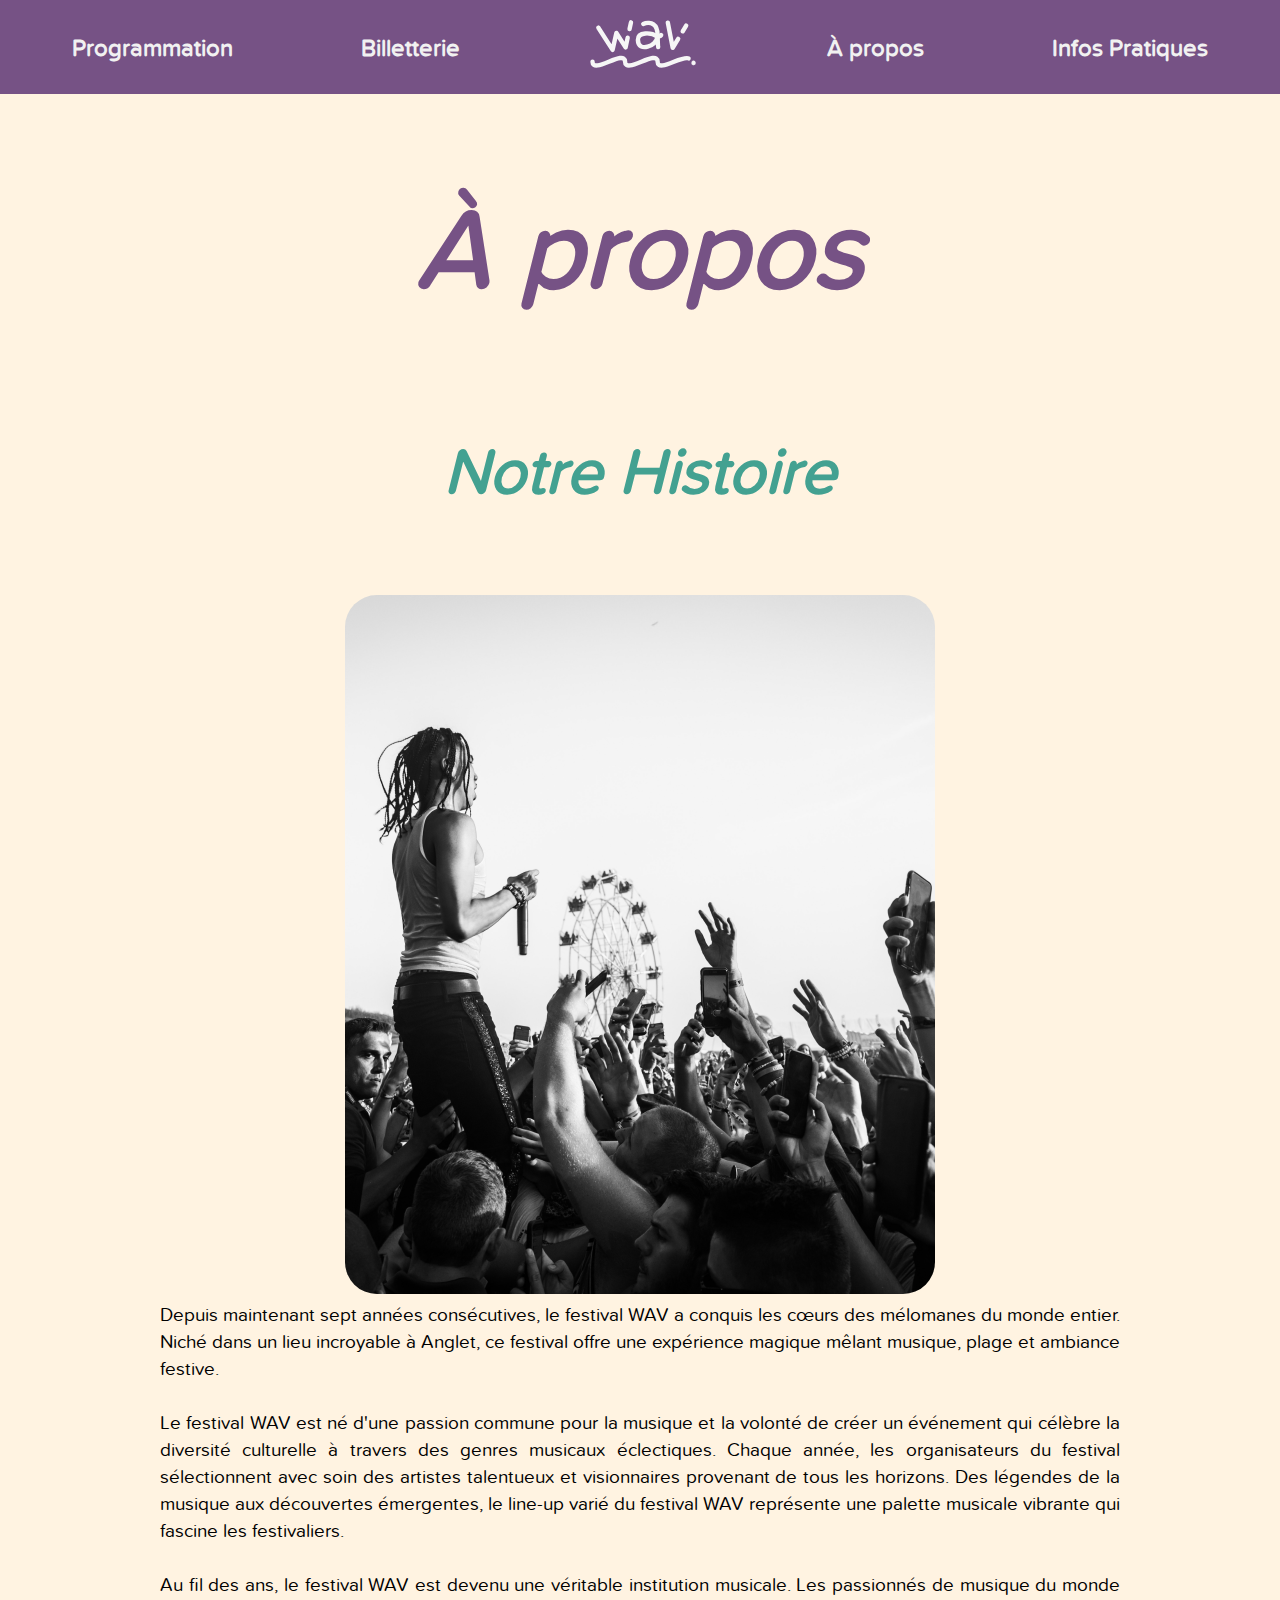
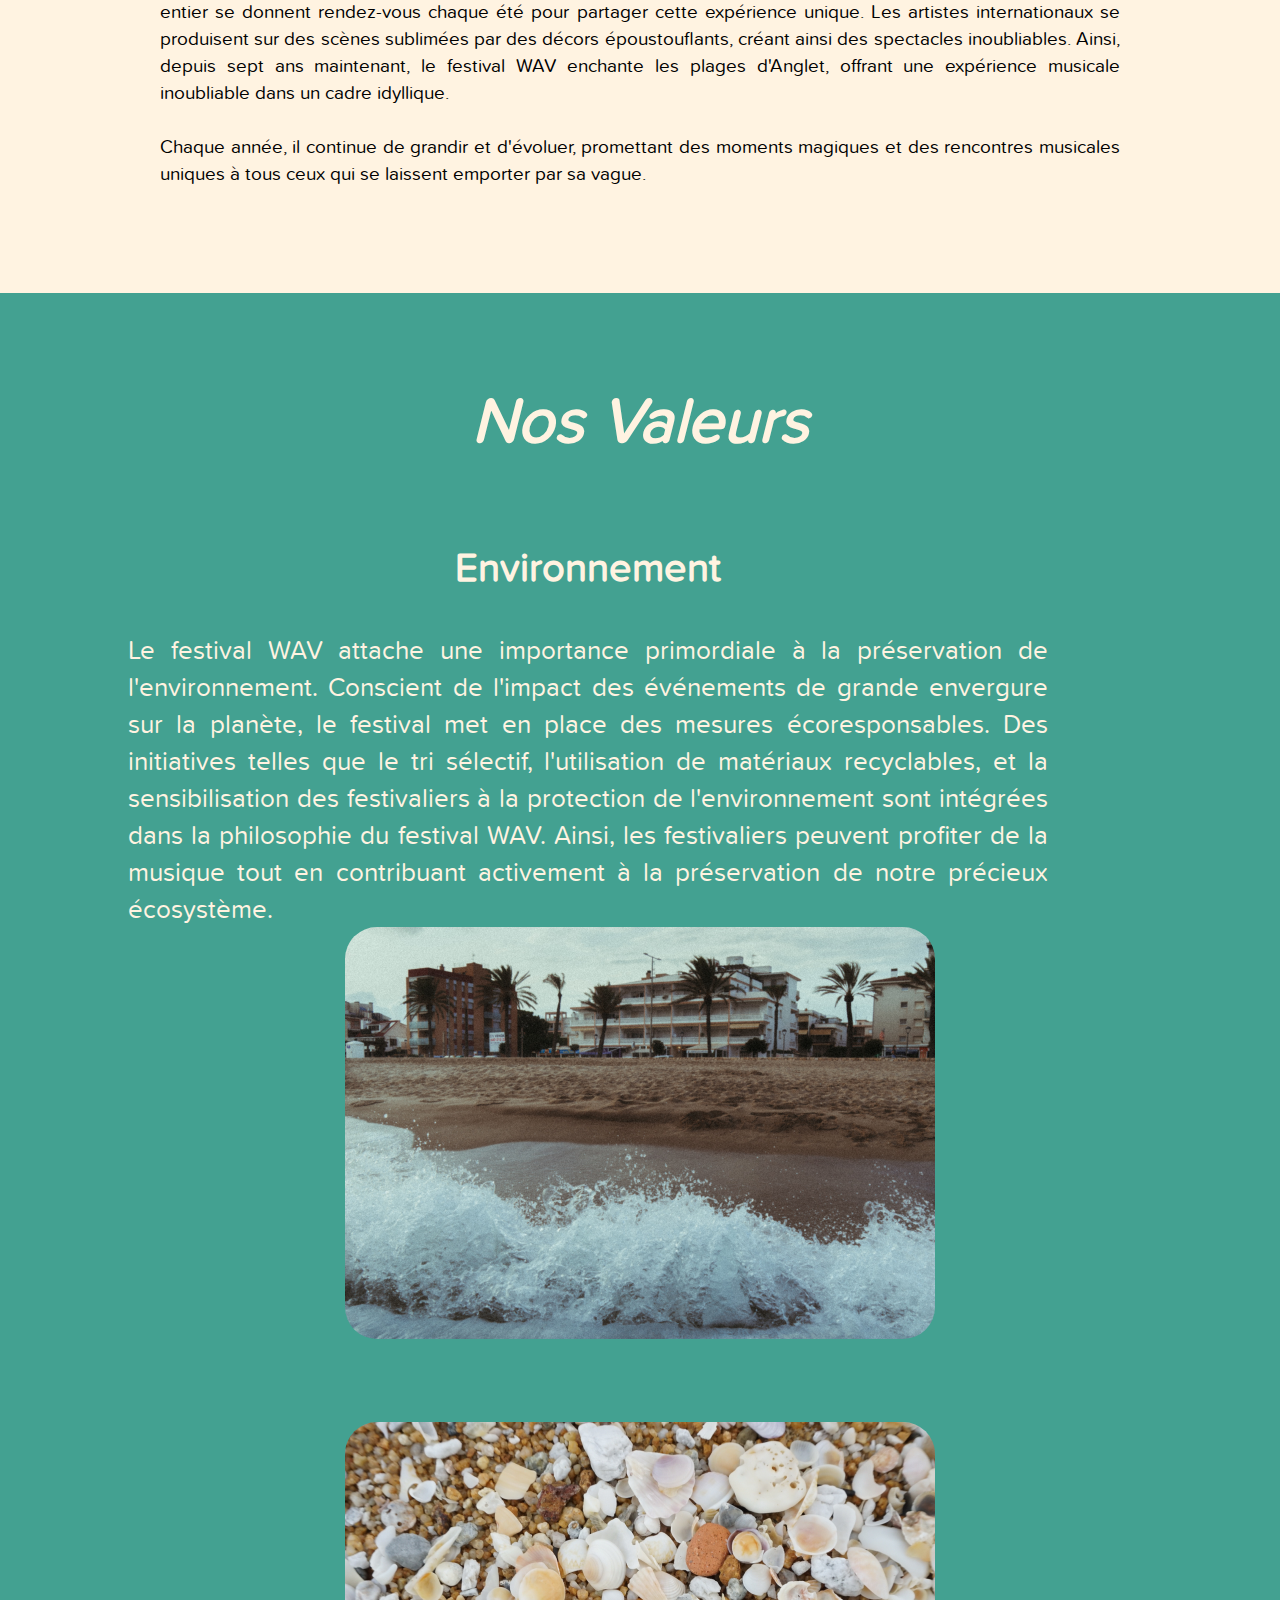
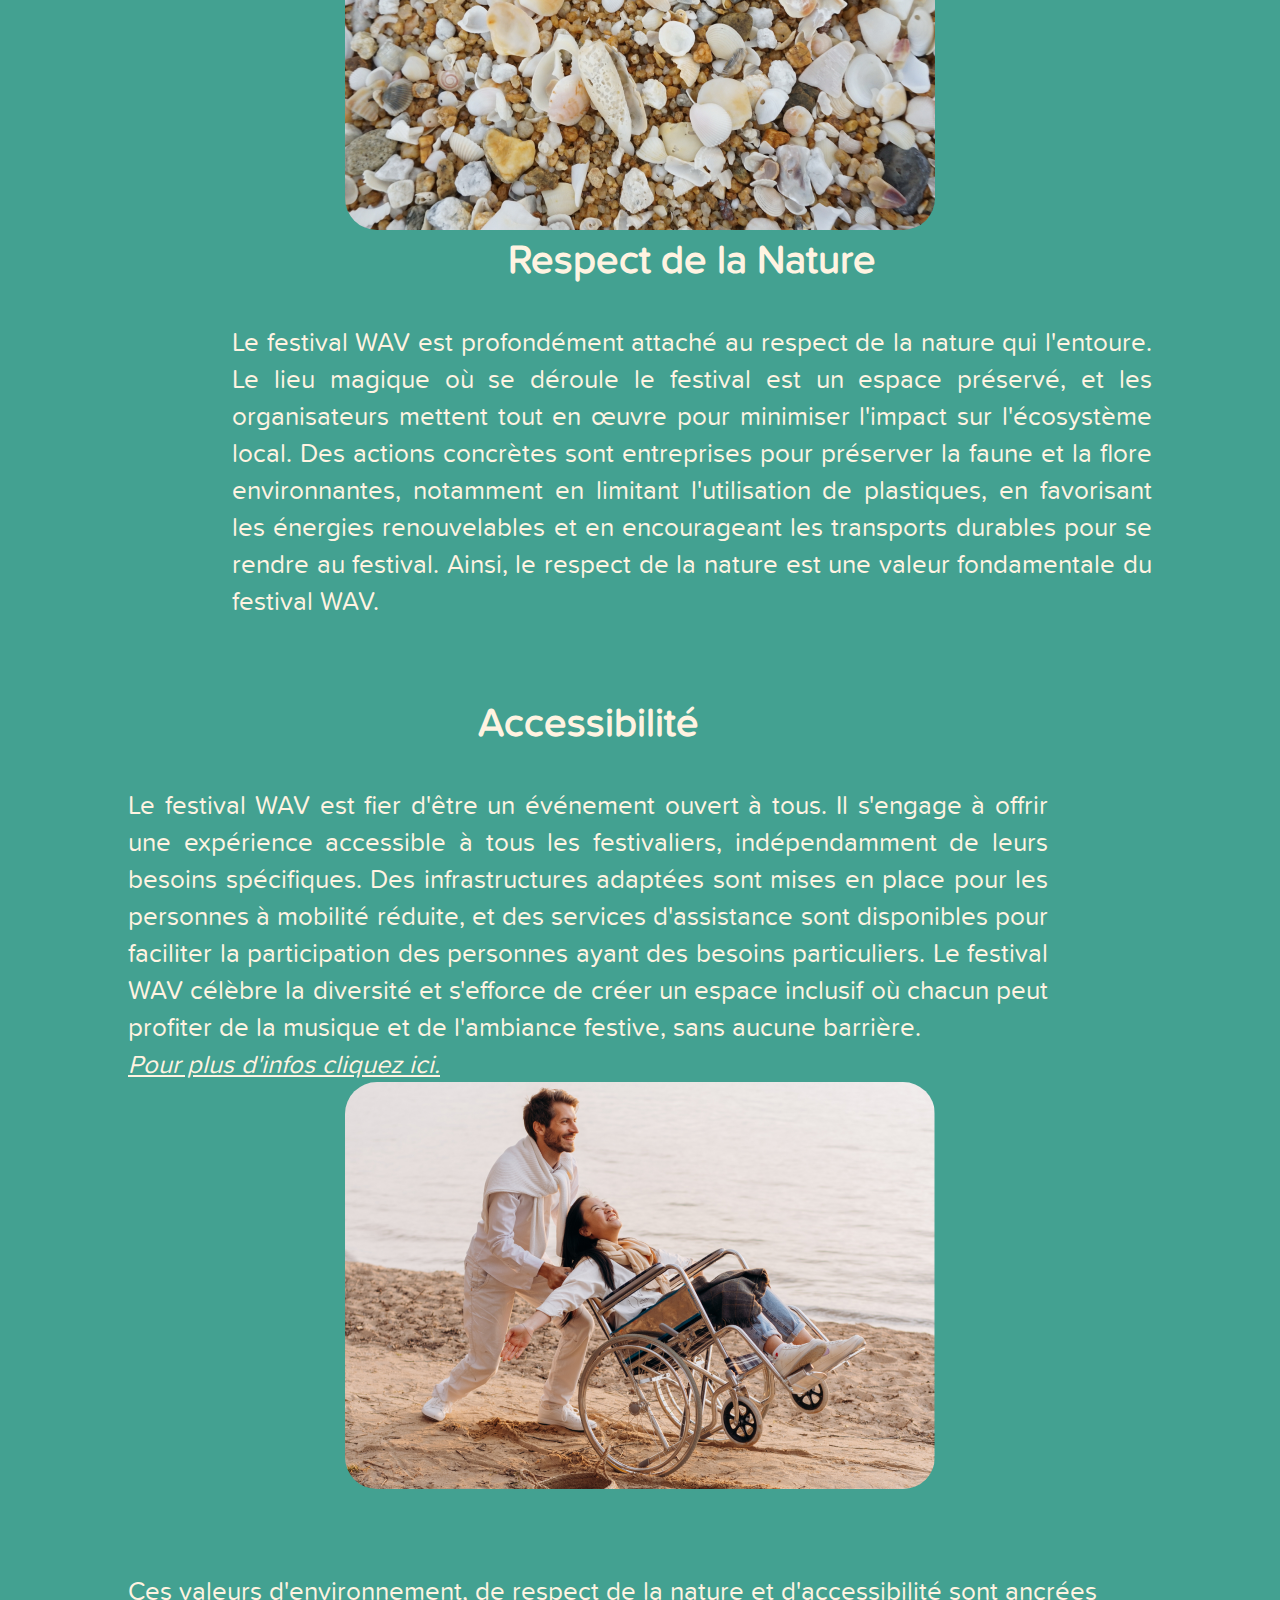
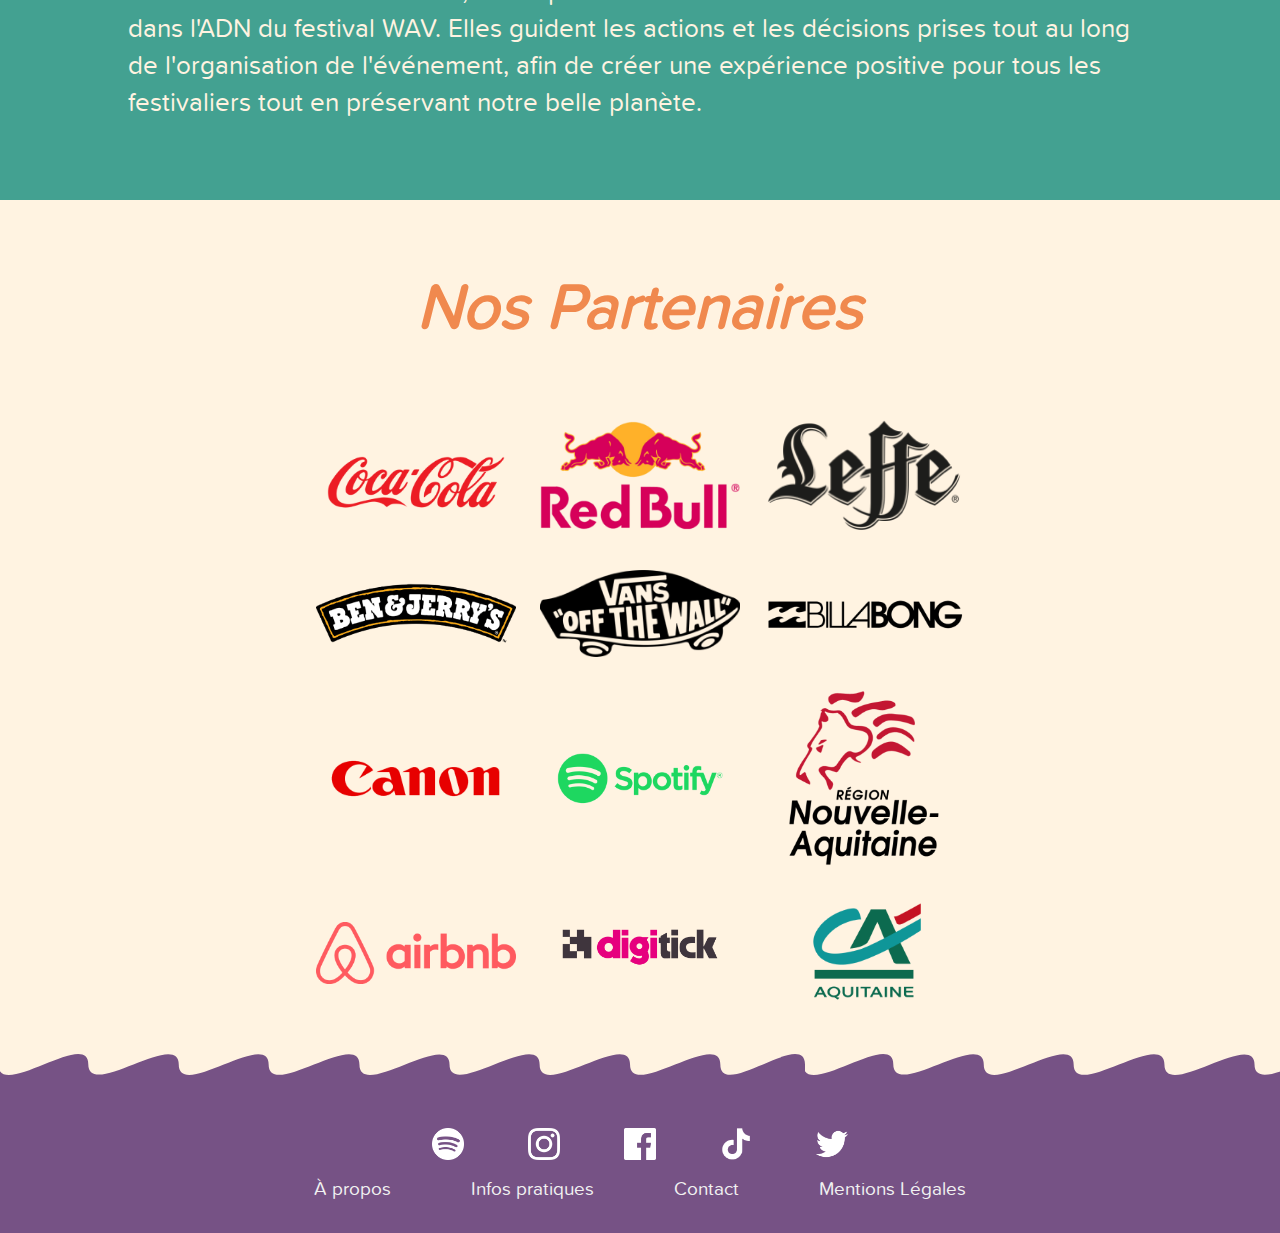
<file: about.html>
<!DOCTYPE html>
<html lang="fr">

<head>
    <meta charset="UTF-8">
    <meta name="viewport" content="width=device-width, initial-scale=1.0">
    <meta name="description" content="Retrouvez l'histoire du festival WAV." />
    <title>À propos | WAV Festival</title>
    <link rel="icon" href="assets/icons/fav-icon-wav-violet.ico" type="image/x-icon">
    <link rel="stylesheet" href="assets/css/styles.css">
</head>

<body id="classique">
    <header class="head-violet">
        <nav>
            <a href="prog.html">Programmation</a>
            <a href="tickets.html">Billetterie</a>
            <a href="index.html"><img class="logo" src="assets/images/logo-wav.svg" alt="logo wav avec vague"></a>
            <a href="about.html">À propos</a>
            <a href="infos.html">Infos Pratiques</a>
        </nav>

        <nav id="navviolet">
            <a href="index.html"><img class="logo" src="assets/images/logo-wav.svg" alt="logo wav avec vague"></a>
            <ul>
                <li>
                    <a href="prog.html">Programmation</a>
                </li>
                <li>
                    <a href="tickets.html">Billetterie</a>
                </li>
                <li>
                    <a href="about.html">À propos</a>
                </li>
                <li>
                    <a href="infos.html">Infos Pratiques</a>
                </li>
            </ul>
            <div id="icons"></div>
        </nav>


    </header>
    <main>
        <h1 class="title-violet">À propos</h1>
        <br>
        <section>
            <h2 class="story">Notre Histoire</h2>
            <div class="bloc-story">
                <div class="img-story">
                    <img src="assets/images/image-story.png"
                        alt="noir et blanc, chanteur au milieu de la foule les mains en l'air">
                </div>
                <div class="text-story">
                    <p>Depuis maintenant sept années consécutives, le festival WAV a conquis les cœurs des mélomanes du
                        monde entier. Niché dans un lieu incroyable à Anglet, ce festival offre une expérience magique
                        mêlant musique, plage et ambiance festive.</p>
                    <br>
                    <p>Le festival WAV est né d'une passion commune pour la musique et la volonté de créer un événement
                        qui célèbre la diversité culturelle à travers des genres musicaux éclectiques. Chaque année, les
                        organisateurs du festival sélectionnent avec soin des artistes talentueux et visionnaires
                        provenant de tous les horizons. Des légendes de la musique aux découvertes émergentes, le
                        line-up varié du festival WAV représente une palette musicale vibrante qui fascine les
                        festivaliers.</p>
                    <br>
                    <p>Au fil des ans, le festival WAV est devenu une véritable institution musicale. Les passionnés de
                        musique du monde entier se donnent rendez-vous chaque été pour partager cette expérience unique.
                        Les artistes internationaux se produisent sur des scènes sublimées par des décors
                        époustouflants, créant ainsi des spectacles inoubliables. Ainsi, depuis sept ans maintenant, le
                        festival WAV enchante les plages d'Anglet, offrant une expérience musicale inoubliable dans un
                        cadre idyllique. </p>
                    <br>
                    <p>Chaque année, il continue de grandir et d'évoluer, promettant des moments magiques et des
                        rencontres musicales uniques à tous ceux qui se laissent emporter par sa vague.</p>
                </div>
            </div>
        </section>
        <br>
        <section class="values">
            <h2 class="titre-valeur">Nos Valeurs</h2>
            <br>
            <br>
            <article class="environnement">
                <div class="text-article-gauche">
                    <h3 class="titre-bloc">Environnement</h3>
                    <br>
                    <p>Le festival WAV attache une importance primordiale à la préservation de l'environnement.
                        Conscient de l'impact des événements de grande envergure sur la planète, le festival met en
                        place des mesures écoresponsables. Des initiatives telles que le tri sélectif, l'utilisation de
                        matériaux recyclables, et la sensibilisation des festivaliers à la protection de l'environnement
                        sont intégrées dans la philosophie du festival WAV. Ainsi, les festivaliers peuvent profiter de
                        la musique tout en contribuant activement à la préservation de notre précieux écosystème.</p>
                </div>
                <div class="img-article"><img src="assets/images/image-environnement.png" alt="plage avec vague"></div>
            </article>
            <br>
            <br>
            <article class="nature">
                <div class="img-article nature-pc"><img src="assets/images/image-nature.png"
                        alt="coquillage et sable en macro"></div>
                <div class="text-article-droite">
                    <h3 class="titre-bloc">Respect de la Nature</h3>
                    <br>
                    <p>Le festival WAV est profondément attaché au respect de la nature qui l'entoure. Le lieu magique
                        où se déroule le festival est un espace préservé, et les organisateurs mettent tout en œuvre
                        pour minimiser l'impact sur l'écosystème local. Des actions concrètes sont entreprises pour
                        préserver la faune et la flore environnantes, notamment en limitant l'utilisation de plastiques,
                        en favorisant les énergies renouvelables et en encourageant les transports durables pour se
                        rendre au festival. Ainsi, le respect de la nature est une valeur fondamentale du festival WAV.
                    </p>
                </div>
                <div class="img-article nature-mobile"><img src="assets/images/image-nature.png"
                        alt="coquillage et sable en macro"></div>
            </article>
            <br>
            <br>
            <article class="accessibilite">
                <div class="text-article-gauche">
                    <h3 class="titre-bloc">Accessibilité</h3>
                    <br>
                    <p>Le festival WAV est fier d'être un événement ouvert à tous. Il s'engage à offrir une expérience
                        accessible à tous les festivaliers, indépendamment de leurs besoins spécifiques. Des
                        infrastructures adaptées sont mises en place pour les personnes à mobilité réduite, et des
                        services d'assistance sont disponibles pour faciliter la participation des personnes ayant des
                        besoins particuliers. Le festival WAV célèbre la diversité et s'efforce de créer un espace
                        inclusif où chacun peut profiter de la musique et de l'ambiance festive, sans aucune barrière.
                    </p>
                    <a class=lien-access href="infos.html#accessibilite">Pour plus d'infos cliquez ici.</a>
                </div>
                <div class="img-article"><img src="assets/images/image-accessibilite.png"
                        alt="deux personnes dont une en fauteuil roulant sur la plage avec de grands sourires"></div>
            </article>
            <br>
            <br>
            <p>Ces valeurs d'environnement, de respect de la nature et d'accessibilité sont ancrées dans l'ADN du
                festival WAV.
                Elles guident les actions et les décisions prises tout au long de l'organisation de l'événement, afin de
                créer une expérience positive pour tous les festivaliers tout en préservant notre belle planète.</p>
        </section>
        <br>
        <section>
            <h2 class="titre-partenaire">Nos Partenaires</h2>
            <div class="container-partenaire">
                <div class="bloc-partenaire"><img src="assets/partenaires/cocacola.png" alt="CocaCola"></div>
                <div class="bloc-partenaire"><img src="assets/partenaires/redbull.png" alt="Red Bull"></div>
                <div class="bloc-partenaire"><img src="assets/partenaires/leffe.png" alt="Leffe"></div>
                <div class="bloc-partenaire"><img src="assets/partenaires/benjerrys.png" alt="Ben & Jerry's"></div>
                <div class="bloc-partenaire"><img src="assets/partenaires/vans.png" alt="Vans"></div>
                <div class="bloc-partenaire"><img src="assets/partenaires/billabong.png" alt="Billabong"></div>
                <div class="bloc-partenaire"><img src="assets/partenaires/canon.png" alt="Canon"></div>
                <div class="bloc-partenaire"><img src="assets/partenaires/spotify.png" alt="Spotify"></div>
                <div class="bloc-partenaire"><img src="assets/partenaires/nouvelleaquitaine.png"
                        alt="Region Nouvelle Aquitaine"></div>
                <div class="bloc-partenaire"><img src="assets/partenaires/airbnb.png" alt="Airbnb"></div>
                <div class="bloc-partenaire"><img src="assets/partenaires/digitick.png" alt="Digitick"></div>
                <div class="bloc-partenaire"><img src="assets/partenaires/creditagricole.png"
                        alt="Credit Agricole Aquitaine"></div>
            </div>
        </section>


    </main>
    <footer class="foot-violet">
        <div class="foot-reseau">
            <a href="https://open.spotify.com/playlist/6QxItaIheRash5wZnAkzdE?si=c3dc9f1e6d764317" target="_blank"><img
                    src="assets/icons/icon-spotify.png" alt="Spotify"></a>
            <a href="https://www.instagram.com/" target="_blank"><img src="assets/icons/icon-instagram.png"
                    alt="Instagram"></a>
            <a href="https://www.facebook.com/" target="_blank"><img src="assets/icons/icon-facebook.png"
                    alt="Facebook"></a>
            <a href="https://www.tiktok.com/fr/" target="_blank"><img src="assets/icons/icon-tiktok.png"
                    alt="TikTok"></a>
            <a href="https://twitter.com/" target="_blank"><img src="assets/icons/icon-twitter.png" alt="Twitter"></a>
        </div>
        <div class="foot-page">
            <a href="about.html">À propos</a>
            <a href="infos.html">Infos pratiques</a>
            <a href="">Contact</a>
            <a href="">Mentions Légales</a>
        </div>
    </footer>
    <script src="https://code.jquery.com/jquery-3.7.0.js"></script>
    <script src="assets/js/script.js"></script>
</body>

</html>
</file>
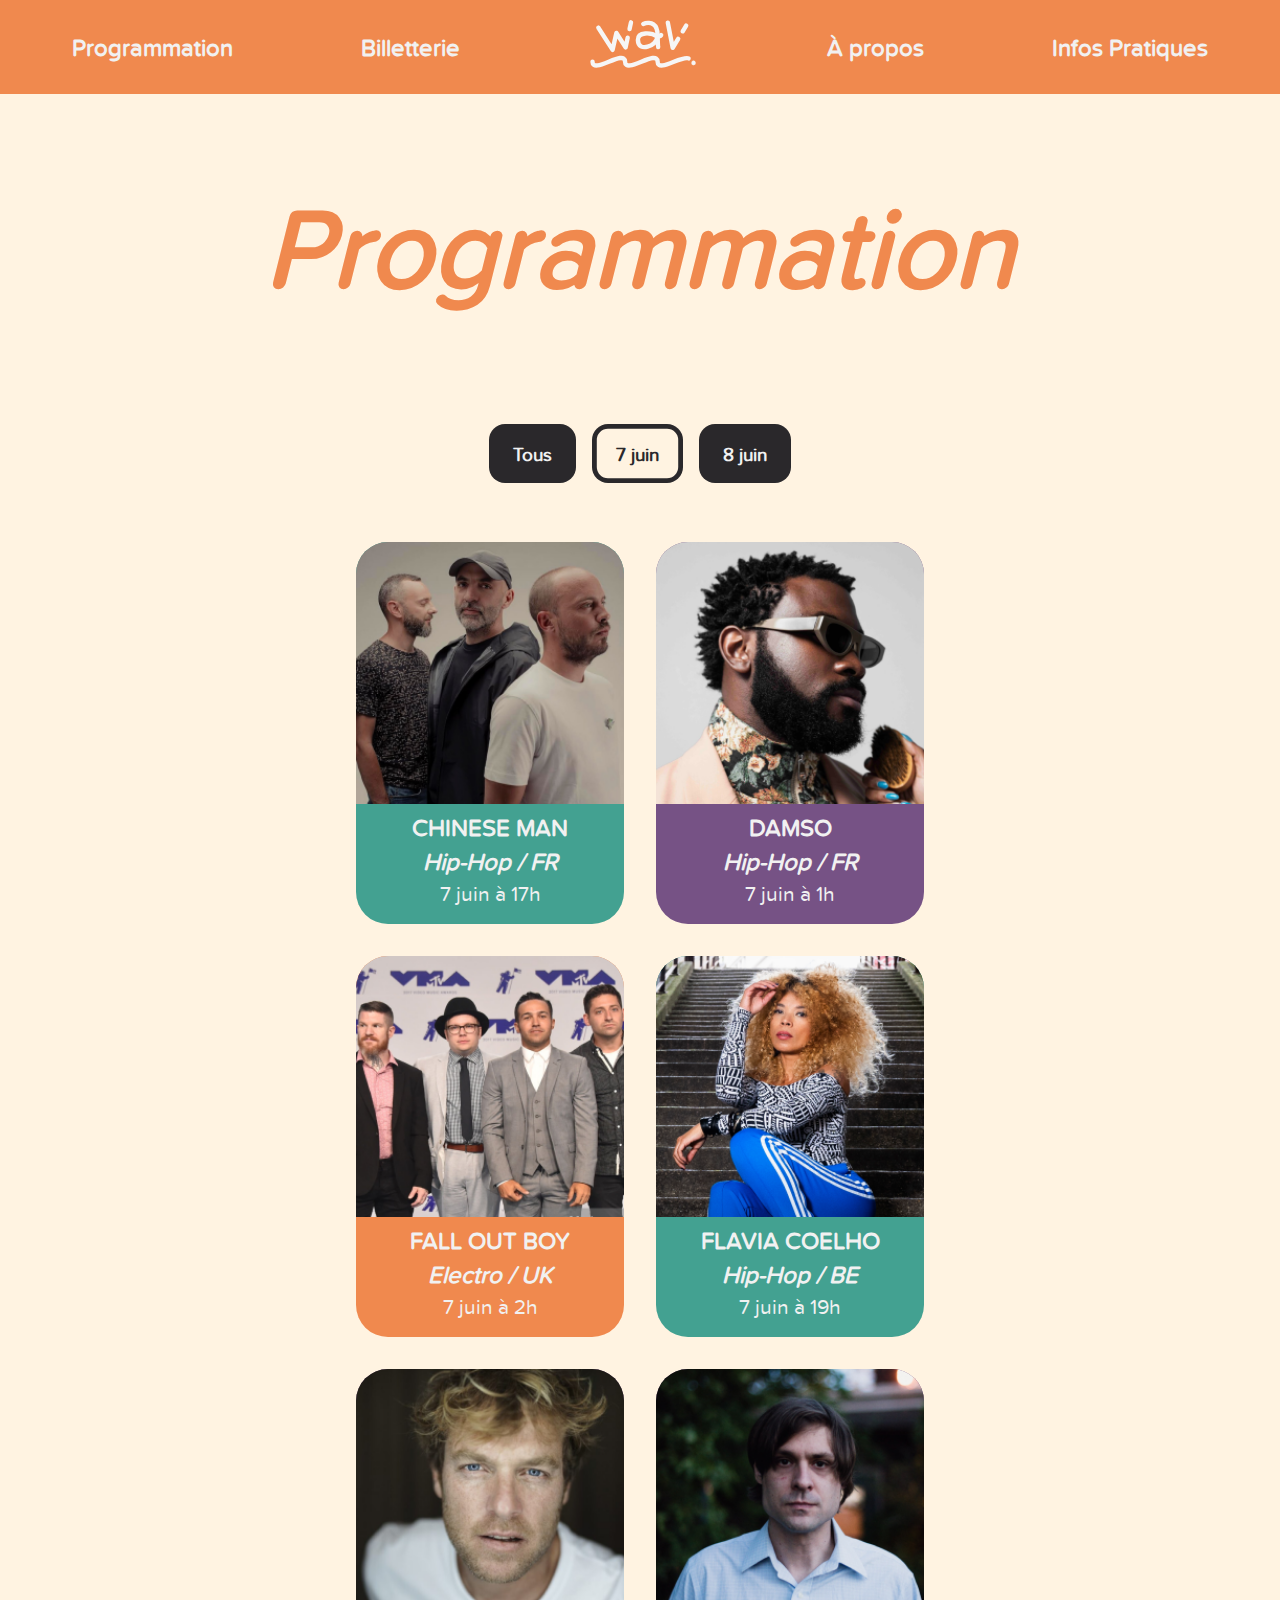
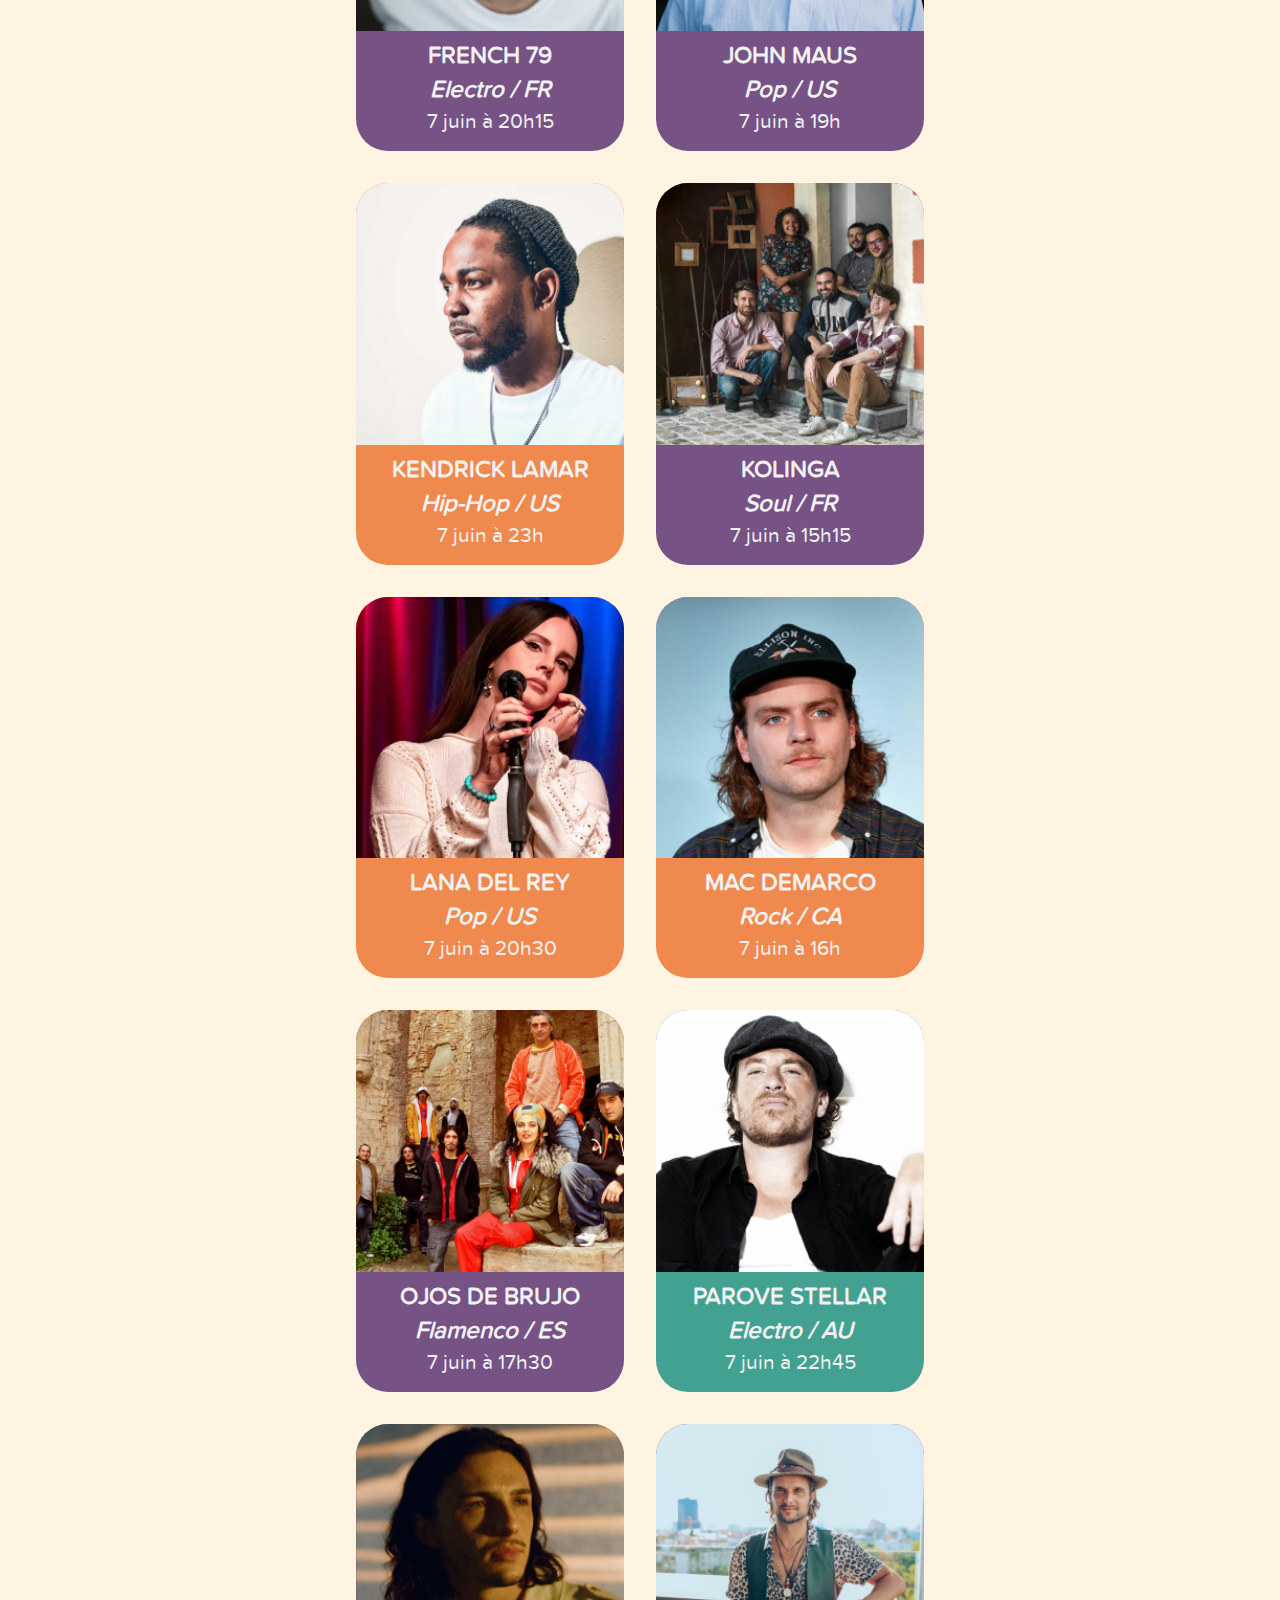
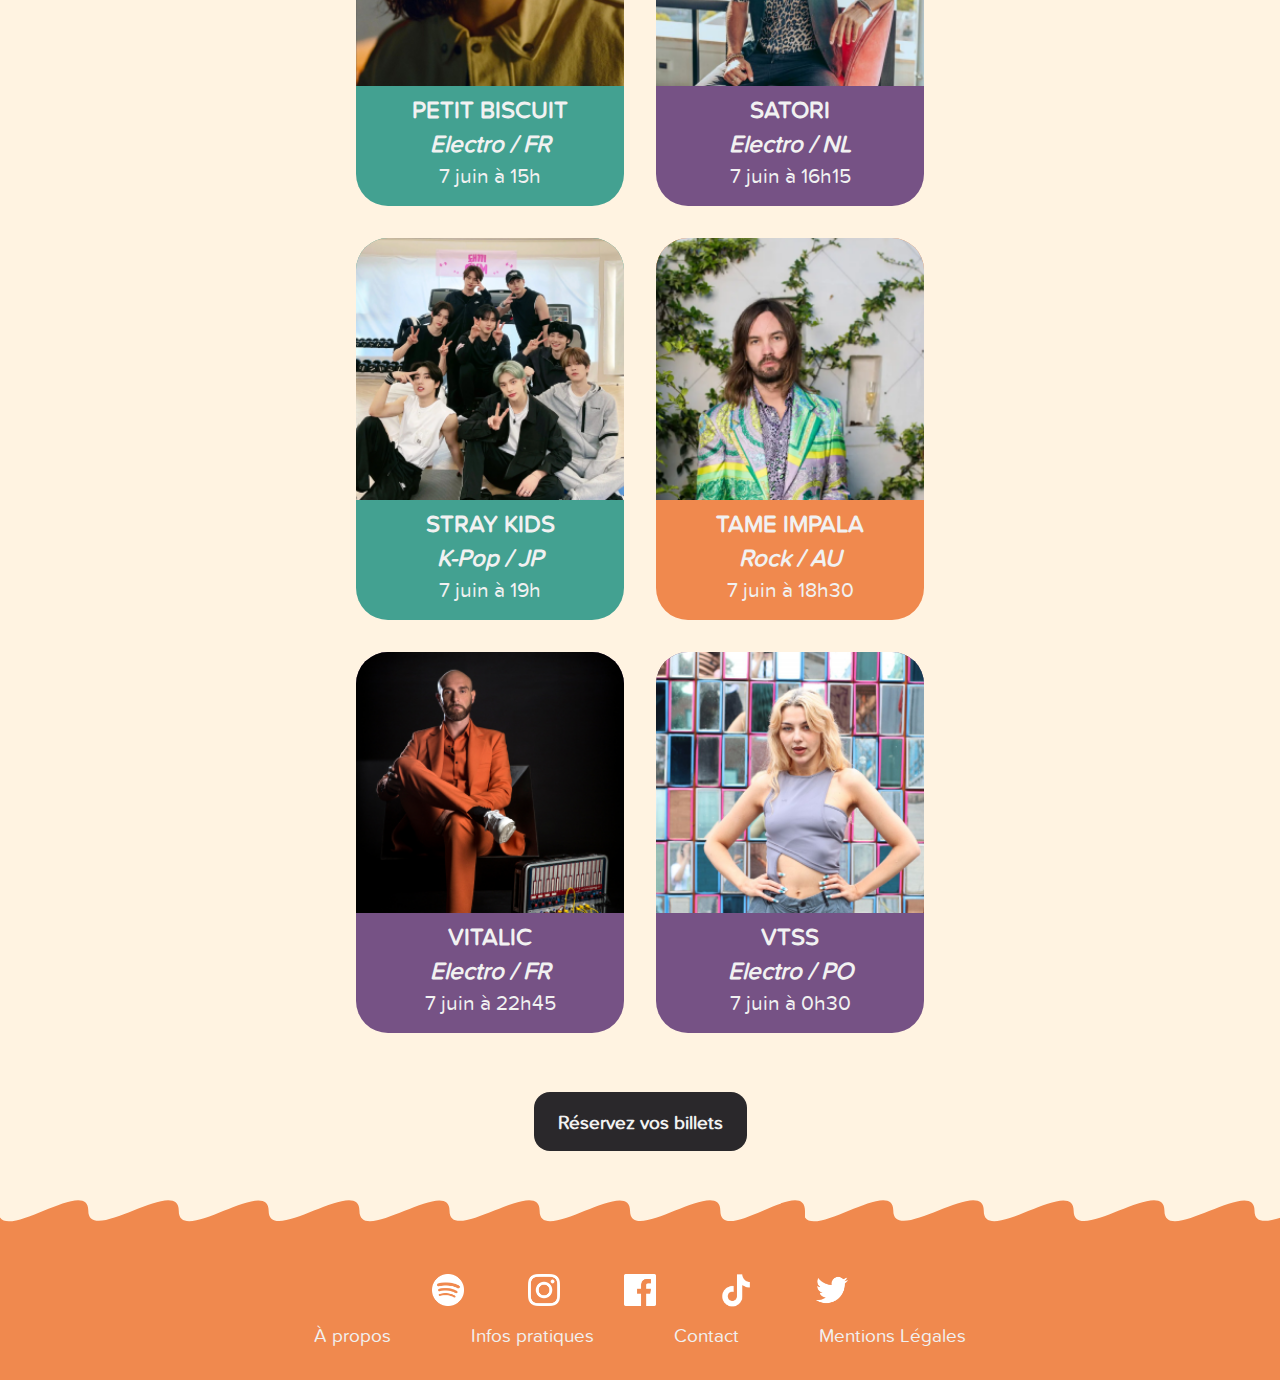
<file: prog-7juin.html>
<!DOCTYPE html>
<html lang="fr">
<head>
    <meta charset="UTF-8">
    <meta name="viewport" content="width=device-width, initial-scale=1.0">
    <title>Programmation | WAV Festival</title>
    <meta name="description" content="Retrouvez la programmation du festival WAV pour la journée du vendredi 7 juin." />
    <link rel="icon" href="assets/icons/fav-icon-wav-orange.ico" type="image/x-icon">
    <link rel="stylesheet" href="assets/css/styles.css">
</head>
<body id="classique">
    <header class="head-orange">
        <nav>
            <a href="prog.html">Programmation</a>
            <a href="tickets.html">Billetterie</a>
            <a href="index.html"><img class="logo" src="assets/images/logo-wav.svg" alt="logo wav avec vague"></a>
            <a href="about.html">À propos</a>
            <a href="infos.html">Infos Pratiques</a>
        </nav>

        <nav id="navorange">
            <a href="index.html"><img class="logo" src="assets/images/logo-wav.svg" alt="logo wav avec vague"></a>
             <ul>
                 <li>
                     <a href="prog.html">Programmation</a>
                 </li>
                 <li>
                     <a href="tickets.html">Billetterie</a>
                 </li>
                 <li>
                     <a href="about.html">À propos</a>
                 </li>
                 <li>
                     <a href="infos.html">Infos Pratiques</a>
                 </li>
             </ul>
             <div id="icons"></div>
         </nav>

    </header>
    <main>
        <h1 class="title-orange">Programmation</h1>
        <br>
        <div class="button-container">
            <a href="prog.html">Tous</a>
            <a id="select" href="prog-7juin.html">7 juin</a>
            <a href="prog-8juin.html">8 juin</a>
          </div>
          <br>
        <div class="artiste-container">
            <div class="bloc-artiste">
                <div class="content vert">
                    <img src="assets/artistes/chineseman.png" alt="Chinese Man">
                    <p class="nom-artiste">chinese man</p>
                    <p class="style-artiste">Hip-Hop / FR</p>
                    <p class="passage">7 juin à 17h</p>
                </div>
            </div>
            <div class="bloc-artiste">
                <div class="content violet">
                    <img src="assets/artistes/damso.png" alt="Damso">
                    <p class="nom-artiste">damso</p>
                    <p class="style-artiste">Hip-Hop / FR</p>
                    <p class="passage">7 juin à 1h</p>
                </div>
            </div>
            <div class="bloc-artiste">
                <div class="content orange">
                    <img src="assets/artistes/fall-out-boy.png" alt="Fall Out Boy">
                    <p class="nom-artiste">fall out boy</p>
                    <p class="style-artiste">Electro / UK</p>
                    <p class="passage">7 juin à 2h</p>
                </div>
            </div>
            <div class="bloc-artiste">
                <div class="content vert">
                    <img src="assets/artistes/flavia-coelho.png" alt="Flavia Coelho">
                    <p class="nom-artiste">flavia coelho</p>
                    <p class="style-artiste">Hip-Hop / BE</p>
                    <p class="passage">7 juin à 19h</p>
                </div>
            </div>
            <div class="bloc-artiste">
                <div class="content violet">
                    <img src="assets/artistes/french79.png" alt="French 79">
                    <p class="nom-artiste">french 79</p>
                    <p class="style-artiste">Electro / FR</p>
                    <p class="passage">7 juin à 20h15</p>
                </div>
            </div>
            <div class="bloc-artiste">
                <div class="content violet">
                    <img src="assets/artistes/john-maus.png" alt="John Maus">
                    <p class="nom-artiste">john maus</p>
                    <p class="style-artiste">Pop / US</p>
                    <p class="passage">7 juin à 19h</p>
                </div>
            </div>
            <div class="bloc-artiste">
                <div class="content orange">
                    <img src="assets/artistes/kendrick-lamar.png" alt="Kendrick Lamar">
                    <p class="nom-artiste">kendrick lamar</p>
                    <p class="style-artiste">Hip-Hop / US</p>
                    <p class="passage">7 juin à 23h</p>
                </div>
            </div>
            <div class="bloc-artiste">
                <div class="content violet">
                    <img src="assets/artistes/kolinga.png" alt="Kolinga">
                    <p class="nom-artiste">kolinga</p>
                    <p class="style-artiste">Soul / FR</p>
                    <p class="passage">7 juin à 15h15</p>
                </div>
            </div>
            <div class="bloc-artiste">
                <div class="content orange">
                    <img src="assets/artistes/lana-del-rey.png" alt="Lana del Rey">
                    <p class="nom-artiste">lana del rey</p>
                    <p class="style-artiste">Pop / US</p>
                    <p class="passage">7 juin à 20h30</p>
                </div>
            </div>
            <div class="bloc-artiste">
                <div class="content orange">
                    <img src="assets/artistes/mac-demarco.png" alt="Mac DeMarco">
                    <p class="nom-artiste">mac demarco</p>
                    <p class="style-artiste">Rock / CA</p>
                    <p class="passage">7 juin à 16h</p>
                </div>
            </div>
            <div class="bloc-artiste">
                <div class="content violet">
                    <img src="assets/artistes/ojos-de-brujo.png" alt="Ojos De Brujo">
                    <p class="nom-artiste">ojos de brujo</p>
                    <p class="style-artiste">Flamenco / ES</p>
                    <p class="passage">7 juin à 17h30</p>
                </div>
            </div>
            <div class="bloc-artiste">
                <div class="content vert">
                    <img src="assets/artistes/parov-stellar.png" alt="Parov Stellar">
                    <p class="nom-artiste">parove stellar</p>
                    <p class="style-artiste">Electro / AU</p>
                    <p class="passage">7 juin à 22h45</p>
                </div>
            </div>
            <div class="bloc-artiste">
                <div class="content vert">
                    <img src="assets/artistes/petit-biscuit.png" alt="Petit Biscuit">
                    <p class="nom-artiste">petit biscuit</p>
                    <p class="style-artiste">Electro / FR</p>
                    <p class="passage">7 juin à 15h</p>
                </div>
            </div>
            <div class="bloc-artiste">
                <div class="content violet">
                    <img src="assets/artistes/satori.png" alt="Satori">
                    <p class="nom-artiste">satori</p>
                    <p class="style-artiste">Electro / NL</p>
                    <p class="passage">7 juin à 16h15</p>
                </div>
            </div>
            <div class="bloc-artiste">
                <div class="content vert">
                    <img src="assets/artistes/stray-kids.png" alt="Stray Kids">
                    <p class="nom-artiste">stray kids</p>
                    <p class="style-artiste">K-Pop / JP</p>
                    <p class="passage">7 juin à 19h</p>
                </div>
            </div>
            <div class="bloc-artiste">
                <div class="content orange">
                    <img src="assets/artistes/tame-impala.png" alt="Tame Impala">
                    <p class="nom-artiste">tame impala</p>
                    <p class="style-artiste">Rock / AU</p>
                    <p class="passage">7 juin à 18h30</p>
                </div>
            </div>
            <div class="bloc-artiste">
                <div class="content violet">
                    <img src="assets/artistes/vitalic.png" alt="Vitalic">
                    <p class="nom-artiste">vitalic</p>
                    <p class="style-artiste">Electro / FR</p>
                    <p class="passage">7 juin à 22h45</p>
                </div>
            </div>
            <div class="bloc-artiste">
                <div class="content violet">
                    <img src="assets/artistes/vtss.png" alt="VTSS">
                    <p class="nom-artiste">vtss</p>
                    <p class="style-artiste">Electro / PO</p>
                    <p class="passage">7 juin à 0h30</p>
                </div>
            </div>
          </div>
          <br>
        <div class="button-container">
            <a href="tickets.html">Réservez vos billets</a>
          </div>
          <br>
    </main>
    <footer class="foot-orange">
        <div class="foot-reseau">
            <a href="https://open.spotify.com/playlist/6QxItaIheRash5wZnAkzdE?si=c3dc9f1e6d764317" target="_blank"><img src="assets/icons/icon-spotify.png" alt="Spotify"></a>
            <a href="https://www.instagram.com/" target="_blank"><img src="assets/icons/icon-instagram.png" alt="Instagram"></a>
            <a href="https://www.facebook.com/" target="_blank"><img src="assets/icons/icon-facebook.png" alt="Facebook"></a>
            <a href="https://www.tiktok.com/fr/" target="_blank"><img src="assets/icons/icon-tiktok.png" alt="TikTok"></a>
            <a href="https://twitter.com/" target="_blank"><img src="assets/icons/icon-twitter.png" alt="Twitter"></a>
        </div>
        <div class="foot-page">
            <a href="about.html">À propos</a>
            <a href="infos.html">Infos pratiques</a>
            <a href="">Contact</a>
            <a href="">Mentions Légales</a>
        </div>
    </footer>
    <script src="https://code.jquery.com/jquery-3.7.0.js"></script>
    <script src="assets/js/script.js"></script>
</body>
</html>
</file>
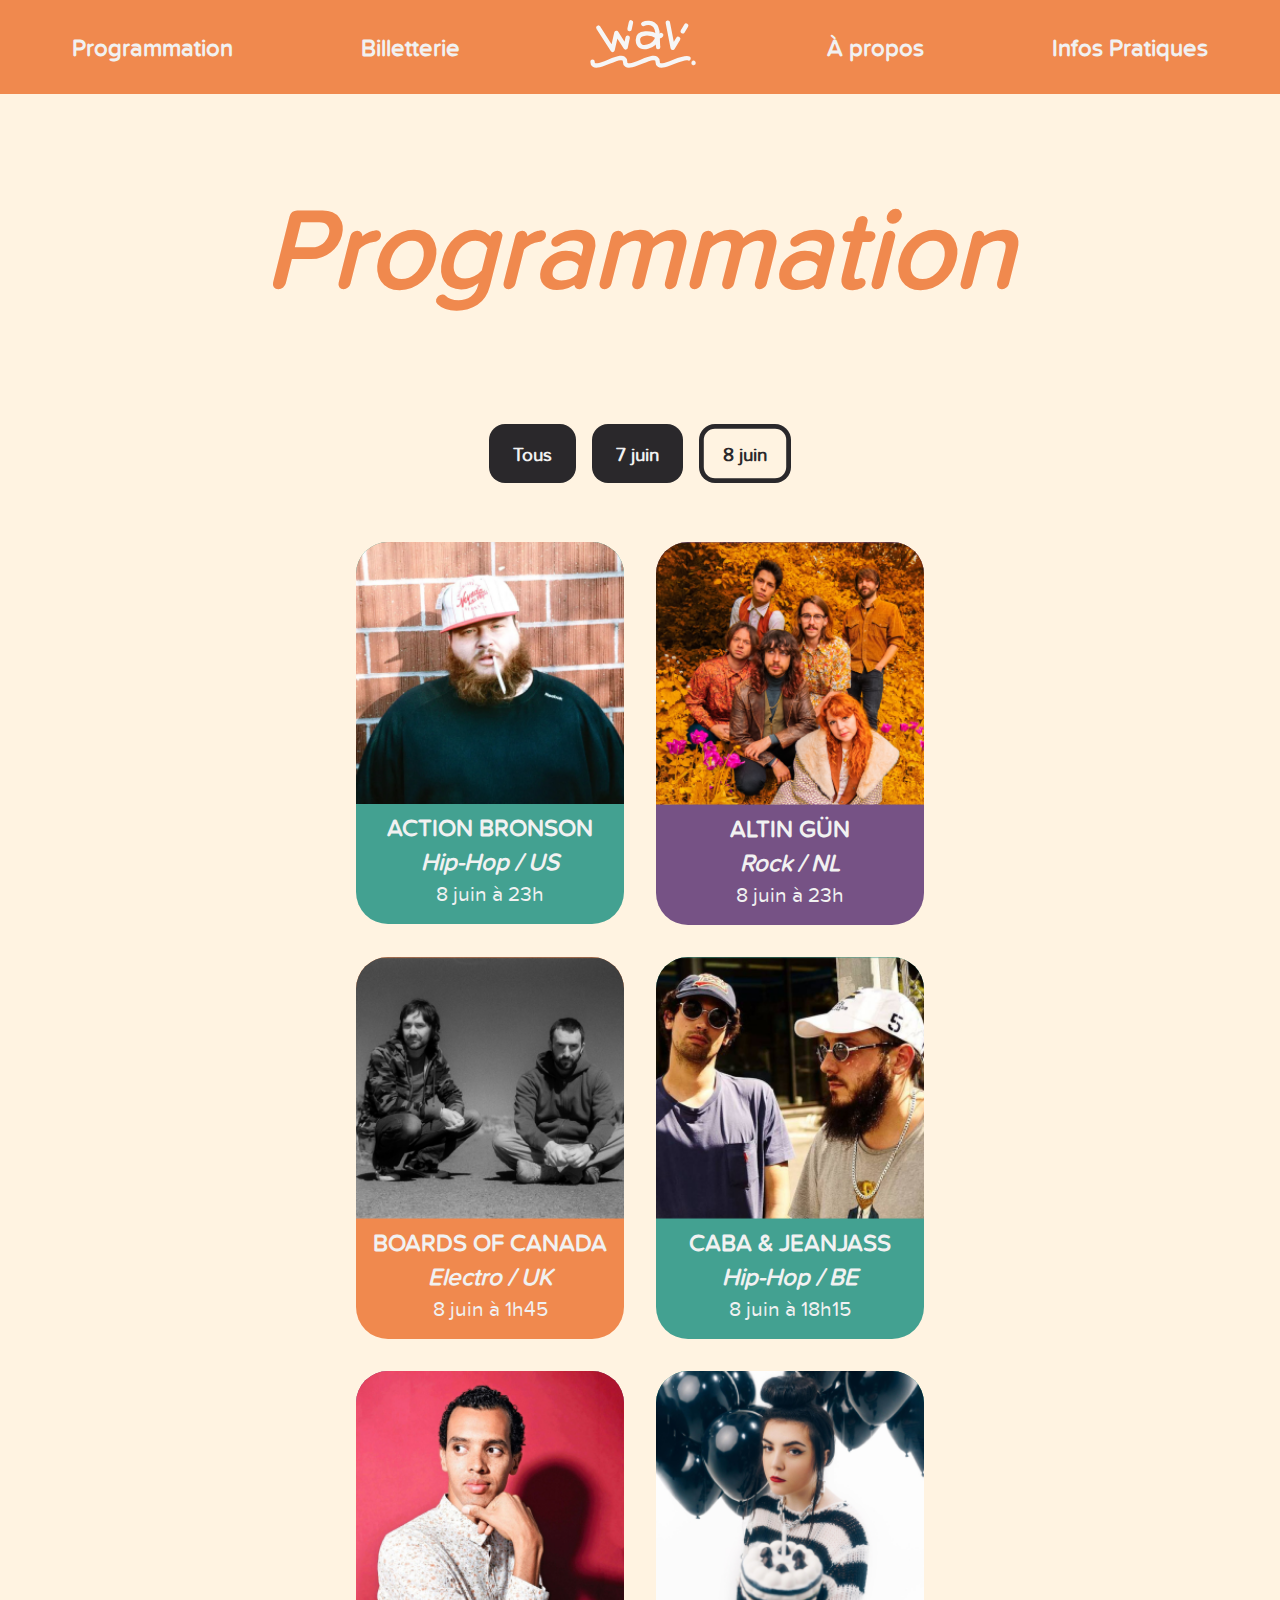
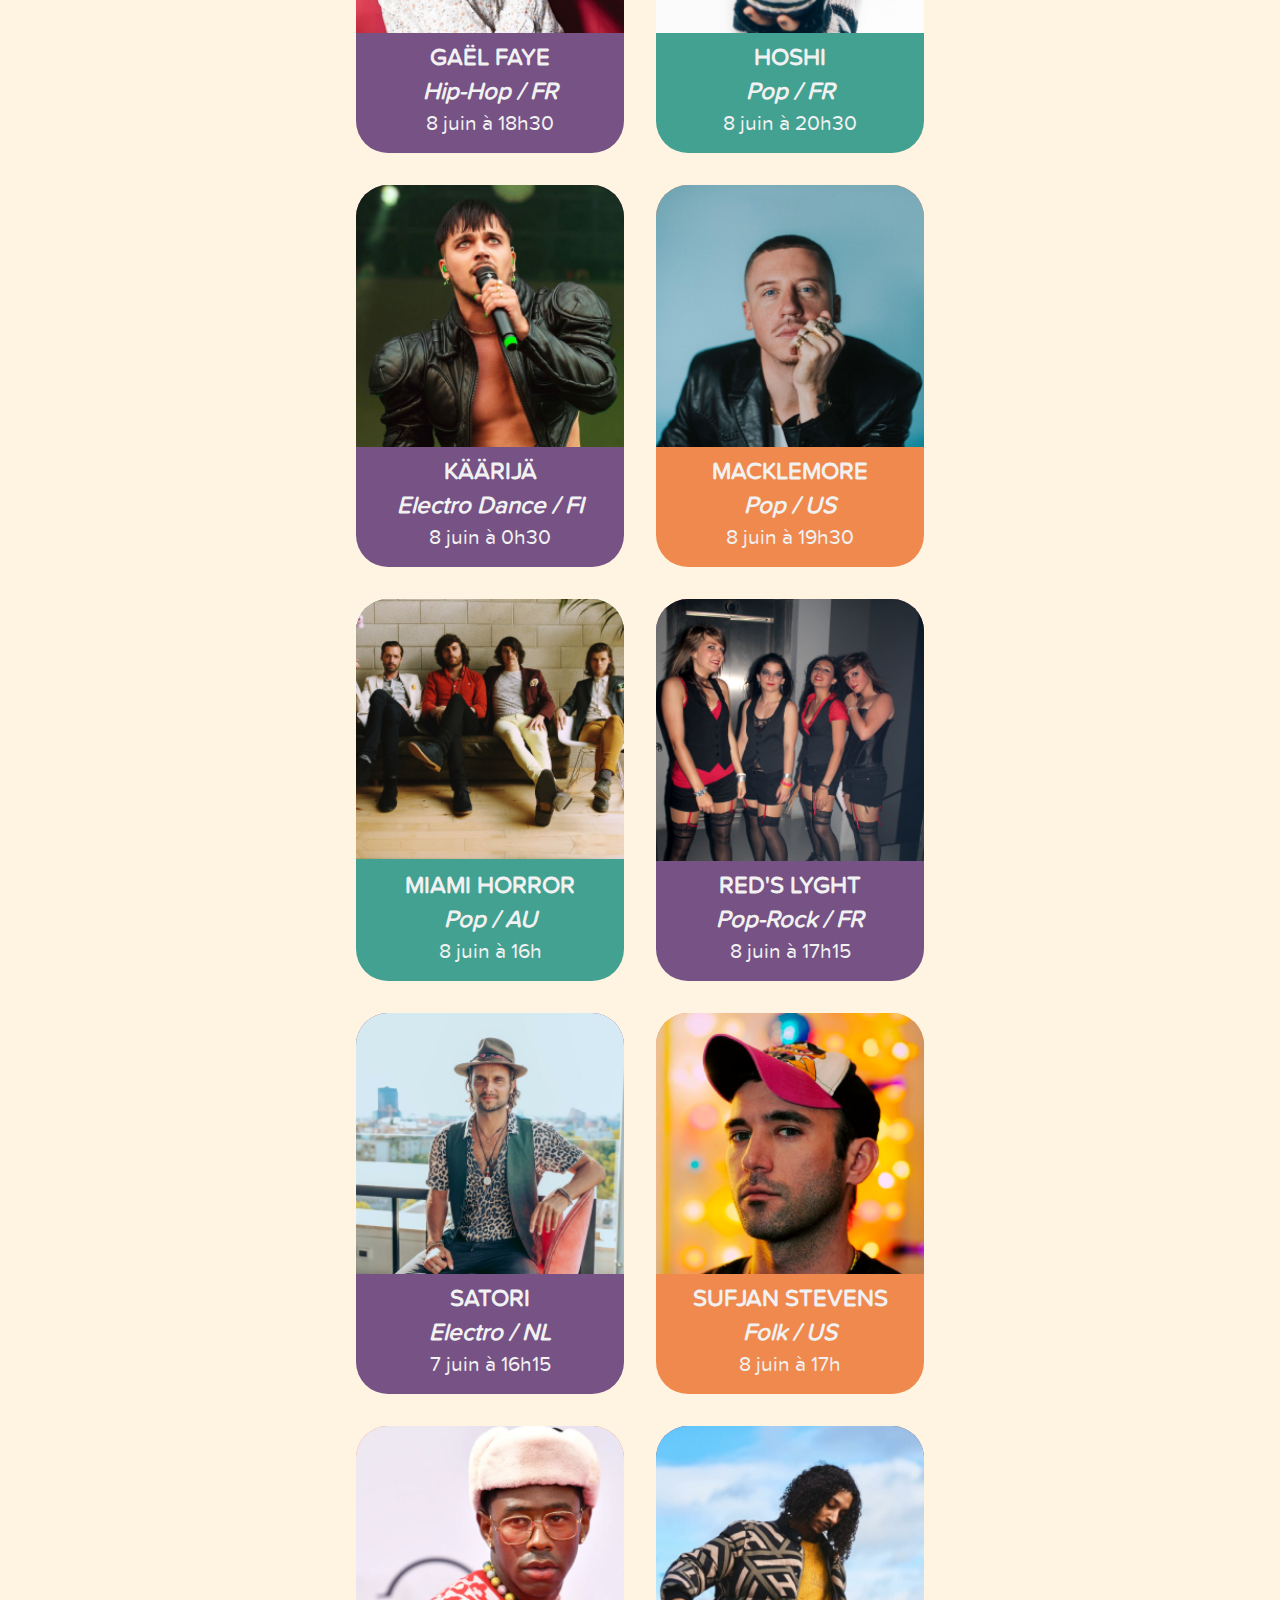
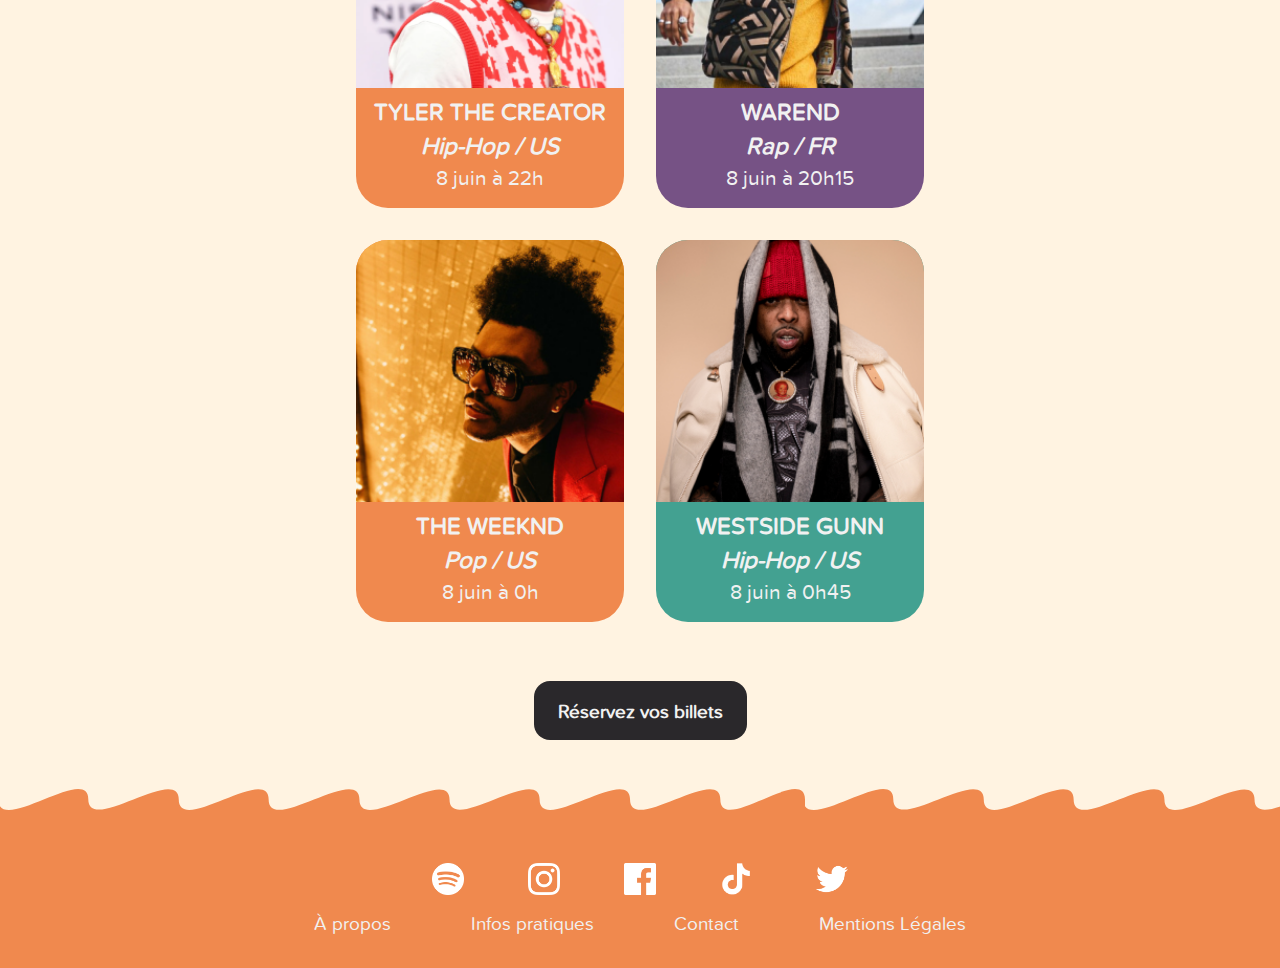
<file: prog-8juin.html>
<!DOCTYPE html>
<html lang="fr">
<head>
    <meta charset="UTF-8">
    <meta name="viewport" content="width=device-width, initial-scale=1.0">
    <meta name="description" content="Retrouvez la programmation du festival WAV pour la journée du samedi 8 juin." />
    <title>Programmation | WAV Festival</title>
    <link rel="icon" href="assets/icons/fav-icon-wav-orange.ico" type="image/x-icon">
    <link rel="stylesheet" href="assets/css/styles.css">
</head>
<body id="classique">
    <header class="head-orange">
        <nav>
            <a href="prog.html">Programmation</a>
            <a href="tickets.html">Billetterie</a>
            <a href="index.html"><img class="logo" src="assets/images/logo-wav.svg" alt="logo wav avec vague"></a>
            <a href="about.html">À propos</a>
            <a href="infos.html">Infos Pratiques</a>
        </nav>

        <nav id="navorange">
            <a href="index.html"><img class="logo" src="assets/images/logo-wav.svg" alt="logo wav avec vague"></a>
             <ul>
                 <li>
                     <a href="prog.html">Programmation</a>
                 </li>
                 <li>
                     <a href="tickets.html">Billetterie</a>
                 </li>
                 <li>
                     <a href="about.html">À propos</a>
                 </li>
                 <li>
                     <a href="infos.html">Infos Pratiques</a>
                 </li>
             </ul>
             <div id="icons"></div>
         </nav>

    </header>
    <main>
        <h1 class="title-orange">Programmation</h1>
        <br>
        <div class="button-container">
            <a href="prog.html">Tous</a>
            <a href="prog-7juin.html">7 juin</a>
            <a id="select" href="prog-8juin.html">8 juin</a>
          </div>
          <br>
        <div class="artiste-container">
            <div class="bloc-artiste">
                <div class="content vert">
                    <img src="assets/artistes/action-bronson.png" alt="Action Bronson">
                    <p class="nom-artiste">action bronson</p>
                    <p class="style-artiste">Hip-Hop / US</p>
                    <p class="passage">8 juin à 23h</p>
                </div>
            </div>
            <div class="bloc-artiste">
                <div class="content violet">
                    <img src="assets/artistes/altin-gun.png" alt="Altin Gün">
                    <p class="nom-artiste">altin gün</p>
                    <p class="style-artiste">Rock / NL</p>
                    <p class="passage">8 juin à 23h</p>
                </div>
            </div>
            <div class="bloc-artiste">
                <div class="content orange">
                    <img src="assets/artistes/boards-of-canada.png" alt="Boards of Canada">
                    <p class="nom-artiste">boards of canada</p>
                    <p class="style-artiste">Electro / UK</p>
                    <p class="passage">8 juin à 1h45</p>
                </div>
            </div>
            <div class="bloc-artiste">
                <div class="content vert">
                    <img src="assets/artistes/caba-et-jeanjass.png" alt="Caba & JeanJass">
                    <p class="nom-artiste">caba & jeanjass</p>
                    <p class="style-artiste">Hip-Hop / BE</p>
                    <p class="passage">8 juin à 18h15</p>
                </div>
            </div>
            <div class="bloc-artiste">
                <div class="content violet">
                    <img src="assets/artistes/gael-faye.png" alt="Gaël Faye">
                    <p class="nom-artiste">gaël faye</p>
                    <p class="style-artiste">Hip-Hop / FR</p>
                    <p class="passage">8 juin à 18h30</p>
                </div>
            </div>
            <div class="bloc-artiste">
                <div class="content vert">
                    <img src="assets/artistes/hoshi.png" alt="Hoshi">
                    <p class="nom-artiste">hoshi</p>
                    <p class="style-artiste">Pop / FR</p>
                    <p class="passage">8 juin à 20h30</p>
                </div>
            </div>
            <div class="bloc-artiste">
                <div class="content violet">
                    <img src="assets/artistes/kaarija.png" alt="Käärijä">
                    <p class="nom-artiste">käärijä</p>
                    <p class="style-artiste">Electro Dance / FI</p>
                    <p class="passage">8 juin à 0h30</p>
                </div>
            </div>
            <div class="bloc-artiste">
                <div class="content orange">
                    <img src="assets/artistes/macklemore.png" alt="macklemore">
                    <p class="nom-artiste">macklemore</p>
                    <p class="style-artiste">Pop / US</p>
                    <p class="passage">8 juin à 19h30</p>
                </div>
            </div>
            <div class="bloc-artiste">
                <div class="content vert">
                    <img src="assets/artistes/miami-horror.png" alt="Miami Horror">
                    <p class="nom-artiste">miami horror</p>
                    <p class="style-artiste">Pop / AU</p>
                    <p class="passage">8 juin à 16h</p>
                </div>
            </div>
            <div class="bloc-artiste">
                <div class="content violet">
                    <img src="assets/artistes/redslyght.png" alt="Red's Lyght">
                    <p class="nom-artiste">red's lyght</p>
                    <p class="style-artiste">Pop-Rock / FR</p>
                    <p class="passage">8 juin à 17h15</p>
                </div>
            </div>
            <div class="bloc-artiste">
                <div class="content violet">
                    <img src="assets/artistes/satori.png" alt="Satori">
                    <p class="nom-artiste">satori</p>
                    <p class="style-artiste">Electro / NL</p>
                    <p class="passage">7 juin à 16h15</p>
                </div>
            </div>
            <div class="bloc-artiste">
                <div class="content orange">
                    <img src="assets/artistes/sufjan-stevens.png" alt="Sufjan Stevens">
                    <p class="nom-artiste">sufjan stevens</p>
                    <p class="style-artiste">Folk / US</p>
                    <p class="passage">8 juin à 17h</p>
                </div>
            </div>
            <div class="bloc-artiste">
                <div class="content orange">
                    <img src="assets/artistes/tyler-the-creator.png" alt="Tyler, the Creator">
                    <p class="nom-artiste">tyler the creator</p>
                    <p class="style-artiste">Hip-Hop / US</p>
                    <p class="passage">8 juin à 22h</p>
                </div>
            </div>
            <div class="bloc-artiste">
                <div class="content violet">
                    <img src="assets/artistes/warend.png" alt="WarEnd">
                    <p class="nom-artiste">warend</p>
                    <p class="style-artiste">Rap / FR</p>
                    <p class="passage">8 juin à 20h15</p>
                </div>
            </div>
            <div class="bloc-artiste">
                <div class="content orange">
                    <img src="assets/artistes/theweeknd.png" alt="The Weeknd">
                    <p class="nom-artiste">the weeknd</p>
                    <p class="style-artiste">Pop / US</p>
                    <p class="passage">8 juin à 0h</p>
                </div>
            </div>
            <div class="bloc-artiste">
                <div class="content vert">
                    <img src="assets/artistes/westside-gunn.png" alt="Westside Gunn">
                    <p class="nom-artiste">westside gunn</p>
                    <p class="style-artiste">Hip-Hop / US</p>
                    <p class="passage">8 juin à 0h45</p>
                </div>
            </div>
          </div>
          <br>
        <div class="button-container">
            <a href="tickets.html">Réservez vos billets</a>
          </div>
          <br>
    </main>
    <footer class="foot-orange">
        <div class="foot-reseau">
            <a href="https://open.spotify.com/playlist/6QxItaIheRash5wZnAkzdE?si=c3dc9f1e6d764317" target="_blank"><img src="assets/icons/icon-spotify.png" alt="Spotify"></a>
            <a href="https://www.instagram.com/" target="_blank"><img src="assets/icons/icon-instagram.png" alt="Instagram"></a>
            <a href="https://www.facebook.com/" target="_blank"><img src="assets/icons/icon-facebook.png" alt="Facebook"></a>
            <a href="https://www.tiktok.com/fr/" target="_blank"><img src="assets/icons/icon-tiktok.png" alt="TikTok"></a>
            <a href="https://twitter.com/" target="_blank"><img src="assets/icons/icon-twitter.png" alt="Twitter"></a>
        </div>
        <div class="foot-page">
            <a href="about.html">À propos</a>
            <a href="infos.html">Infos pratiques</a>
            <a href="">Contact</a>
            <a href="">Mentions Légales</a>
        </div>
    </footer>
    <script src="https://code.jquery.com/jquery-3.7.0.js"></script>
    <script src="assets/js/script.js"></script>
</body>
</html>
</file>
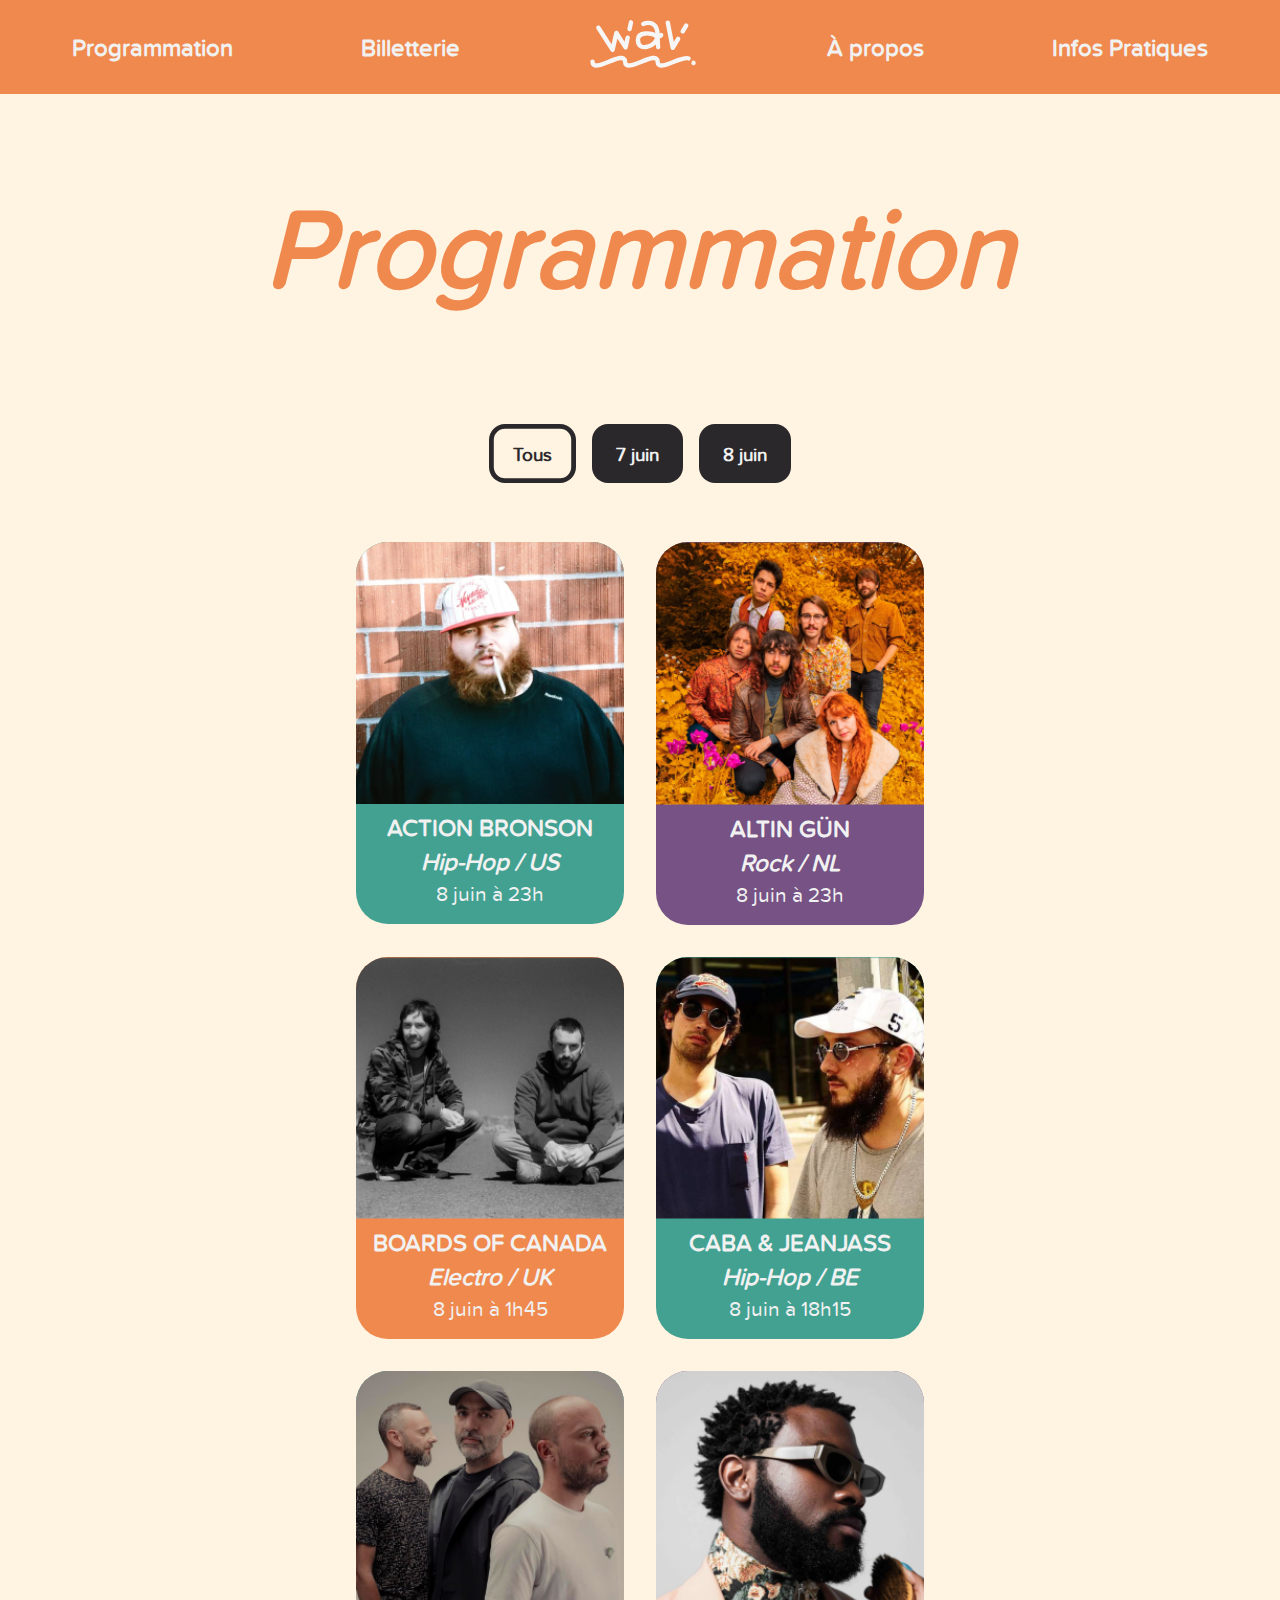
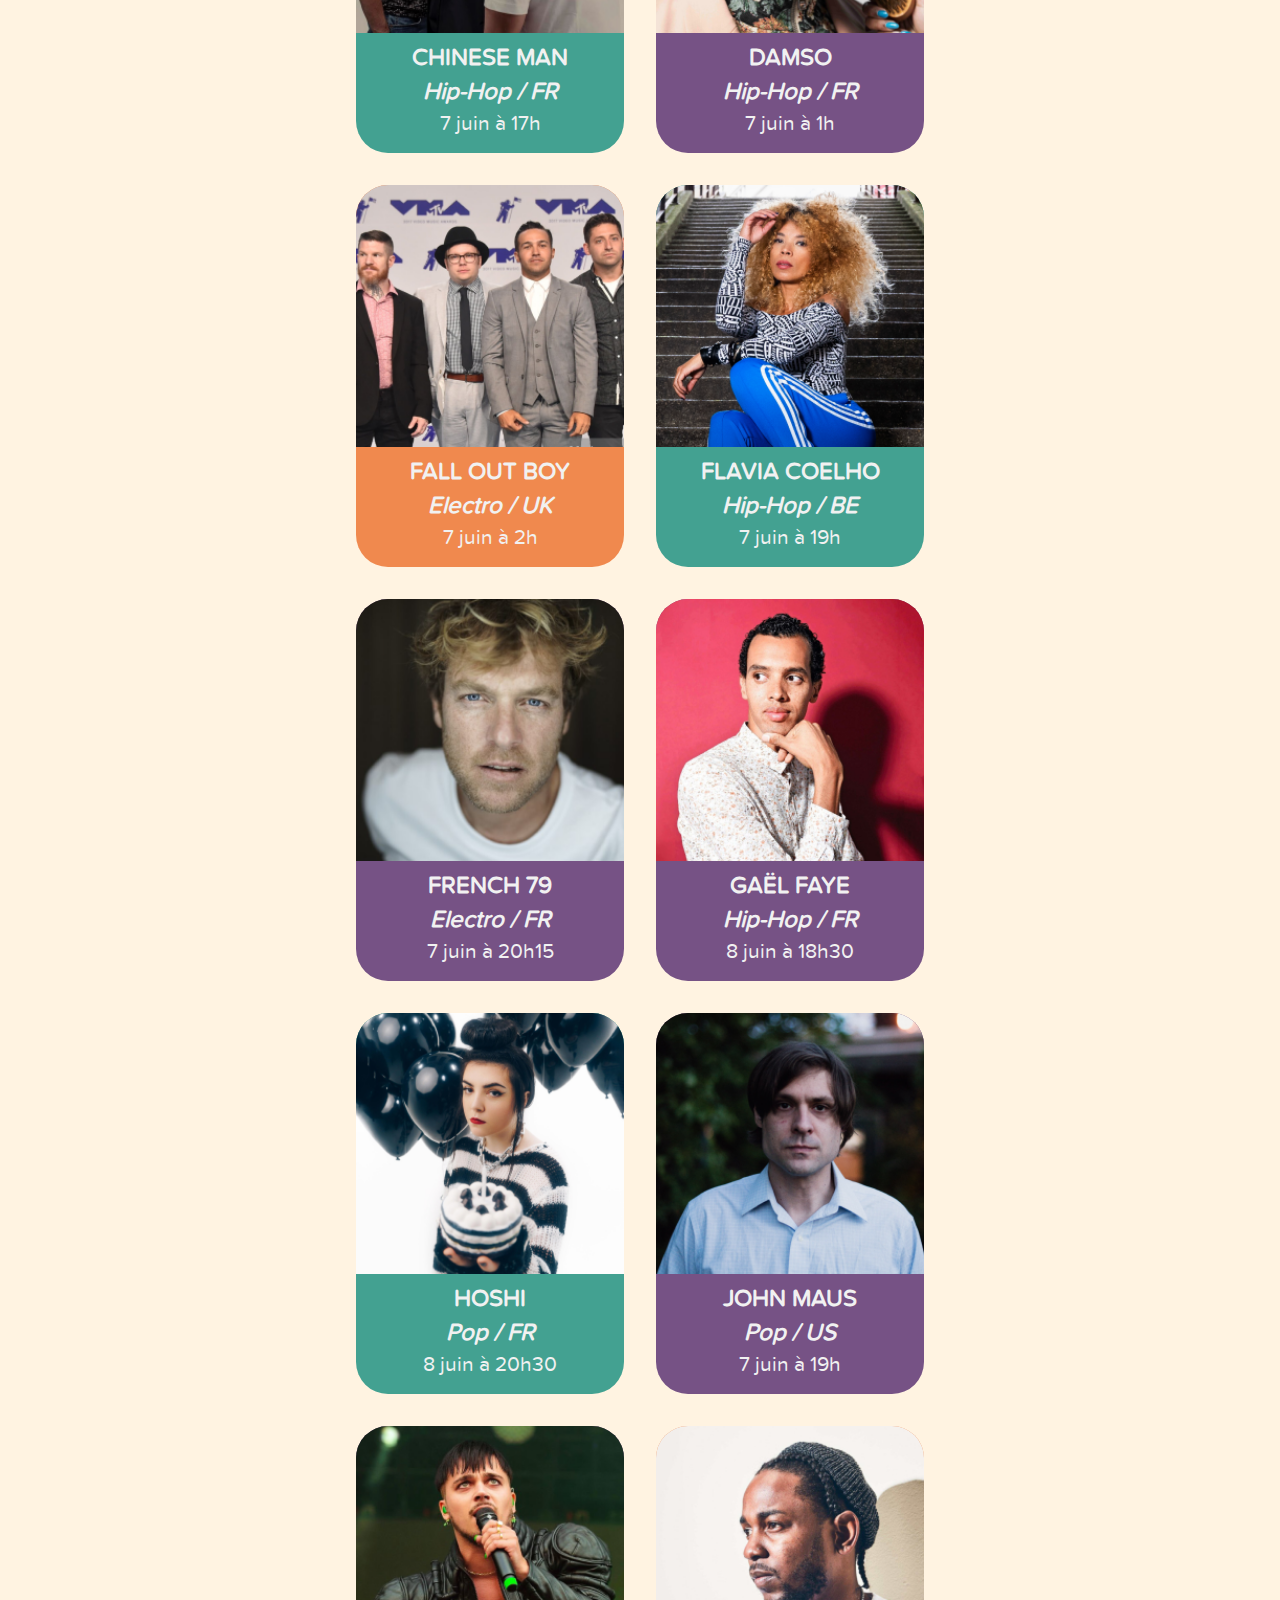
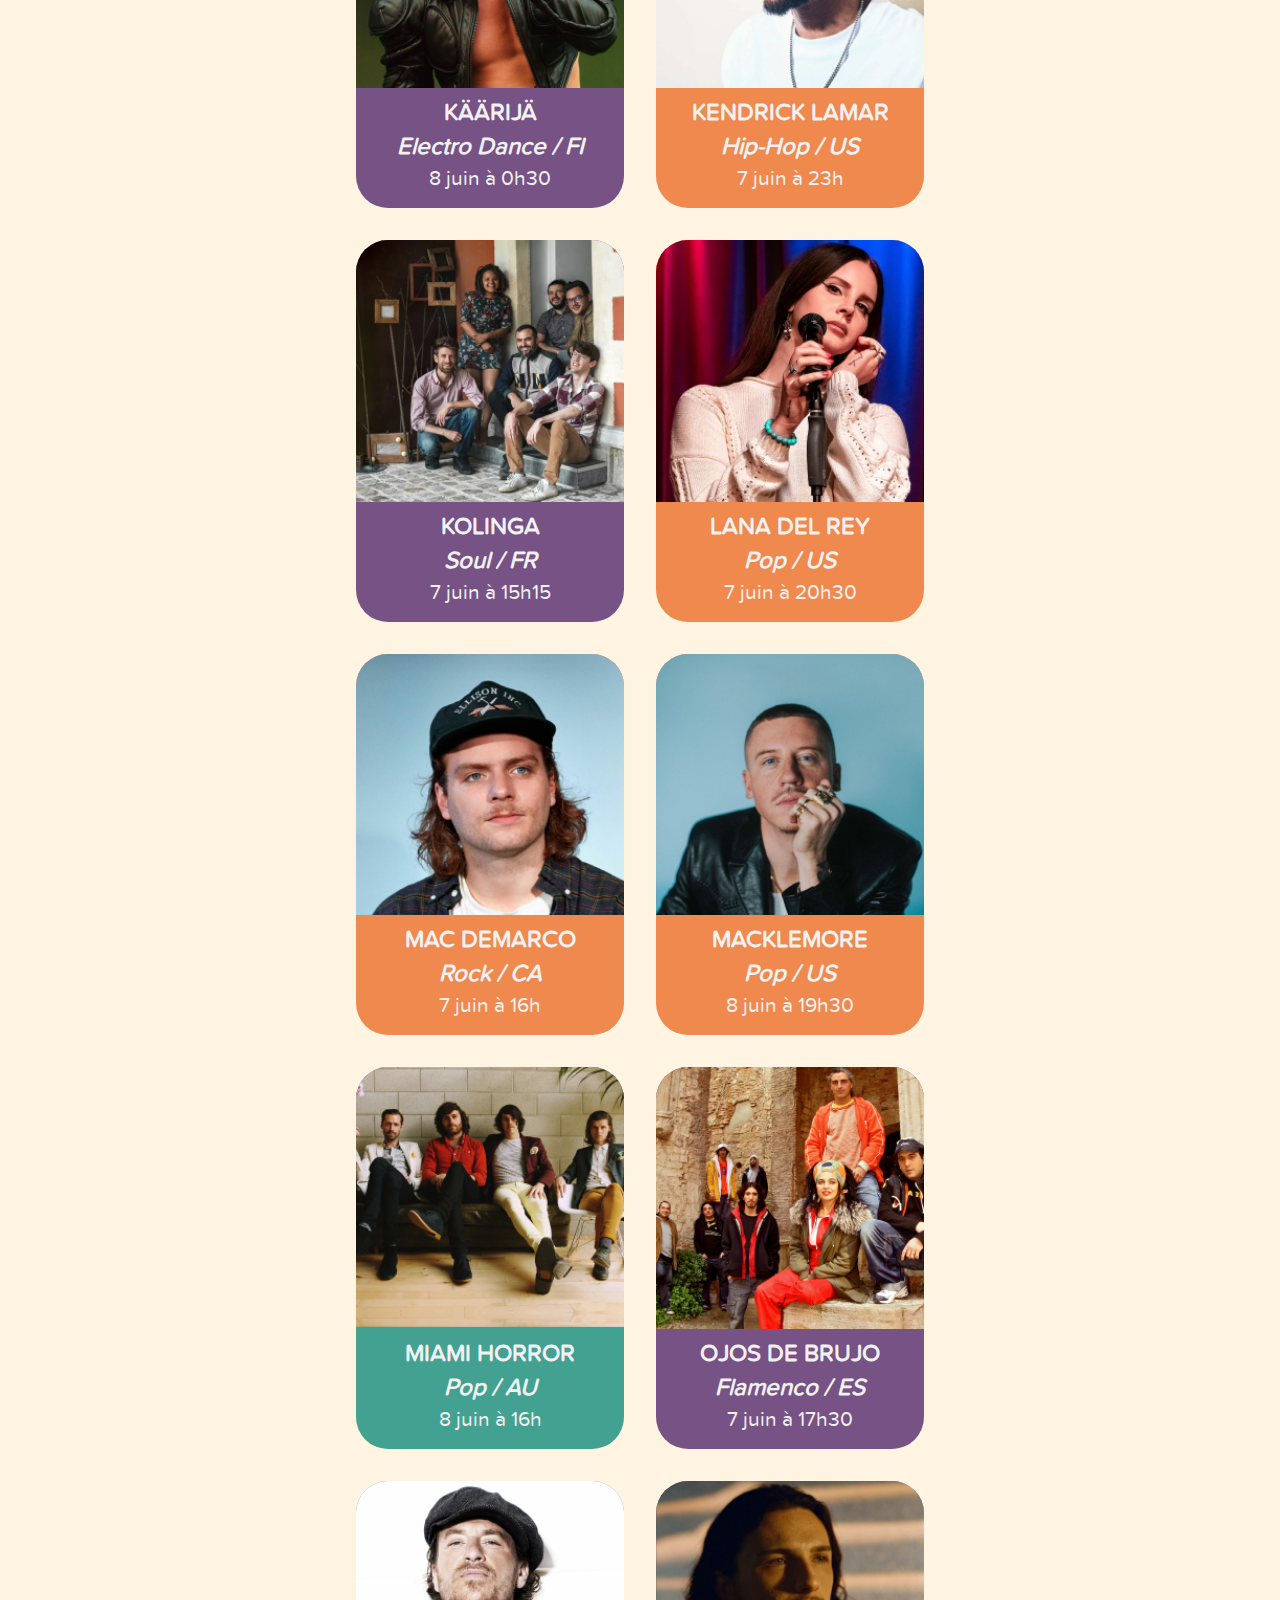
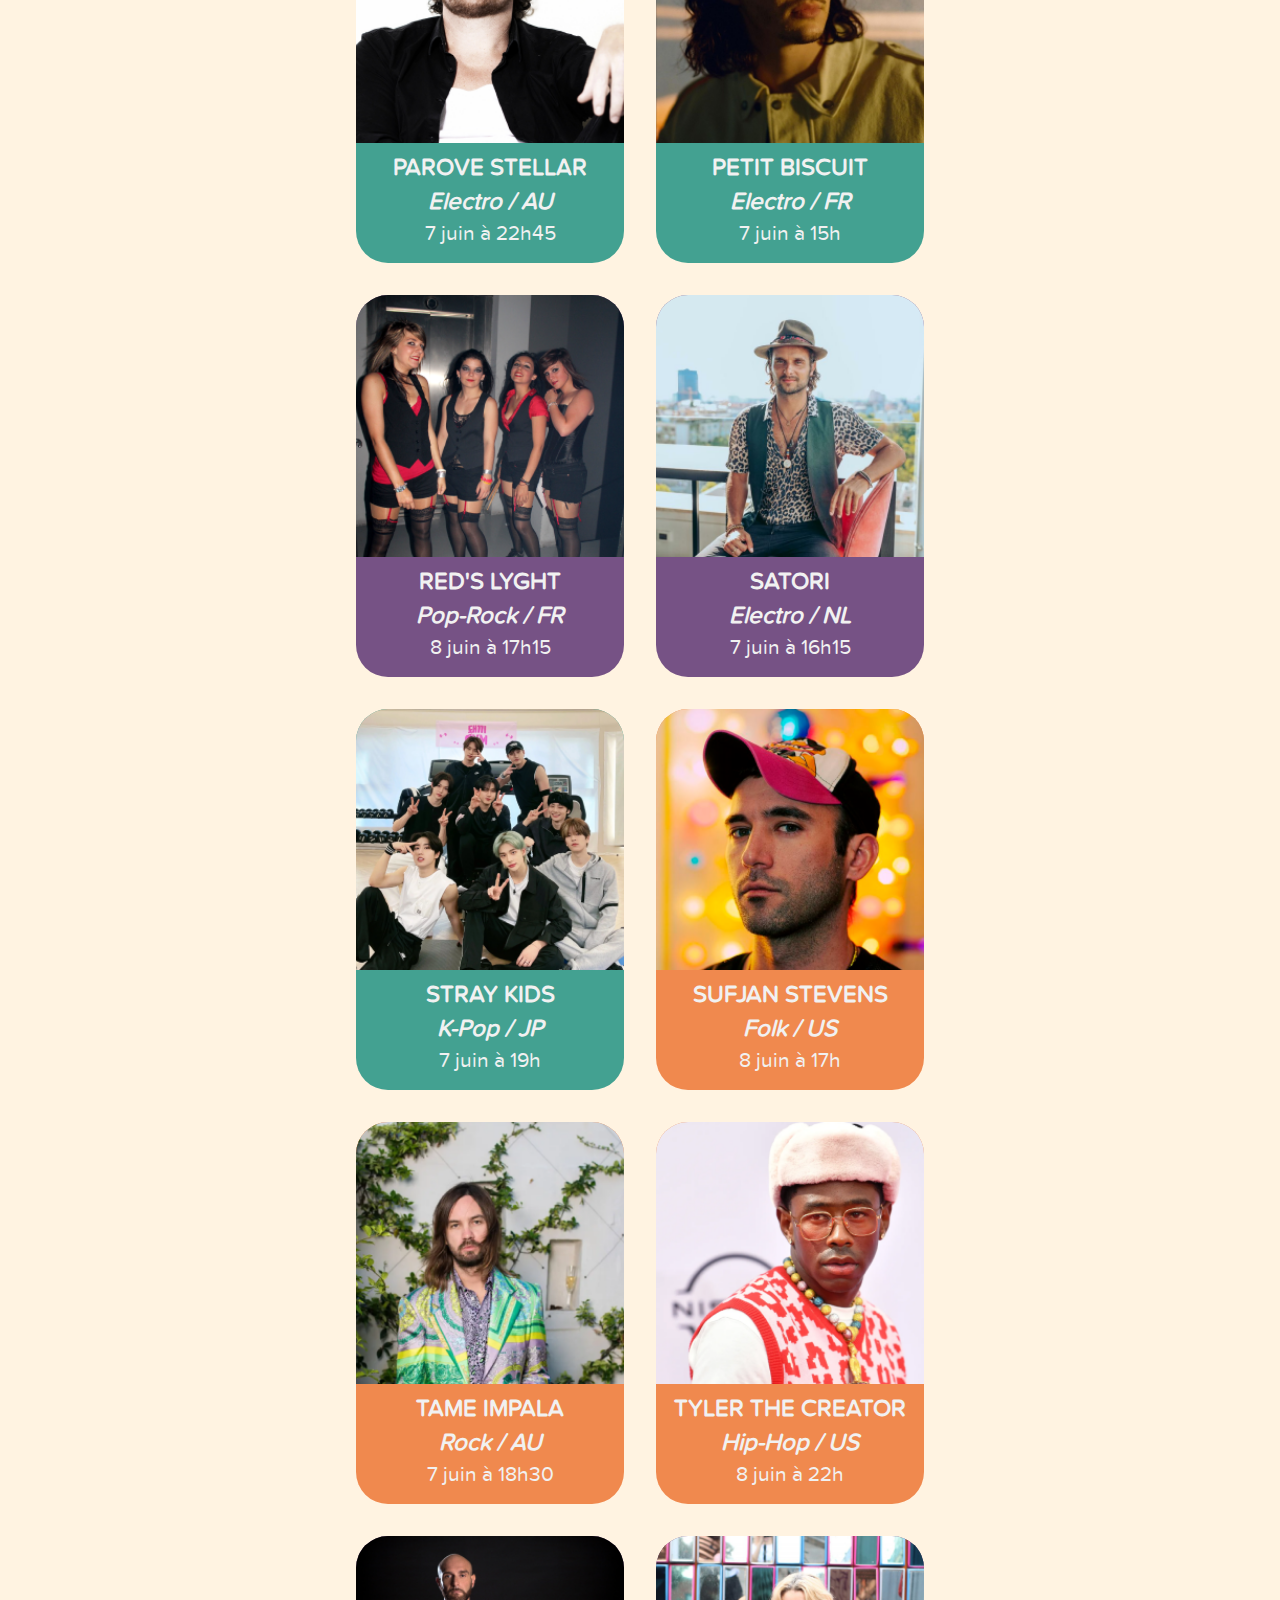
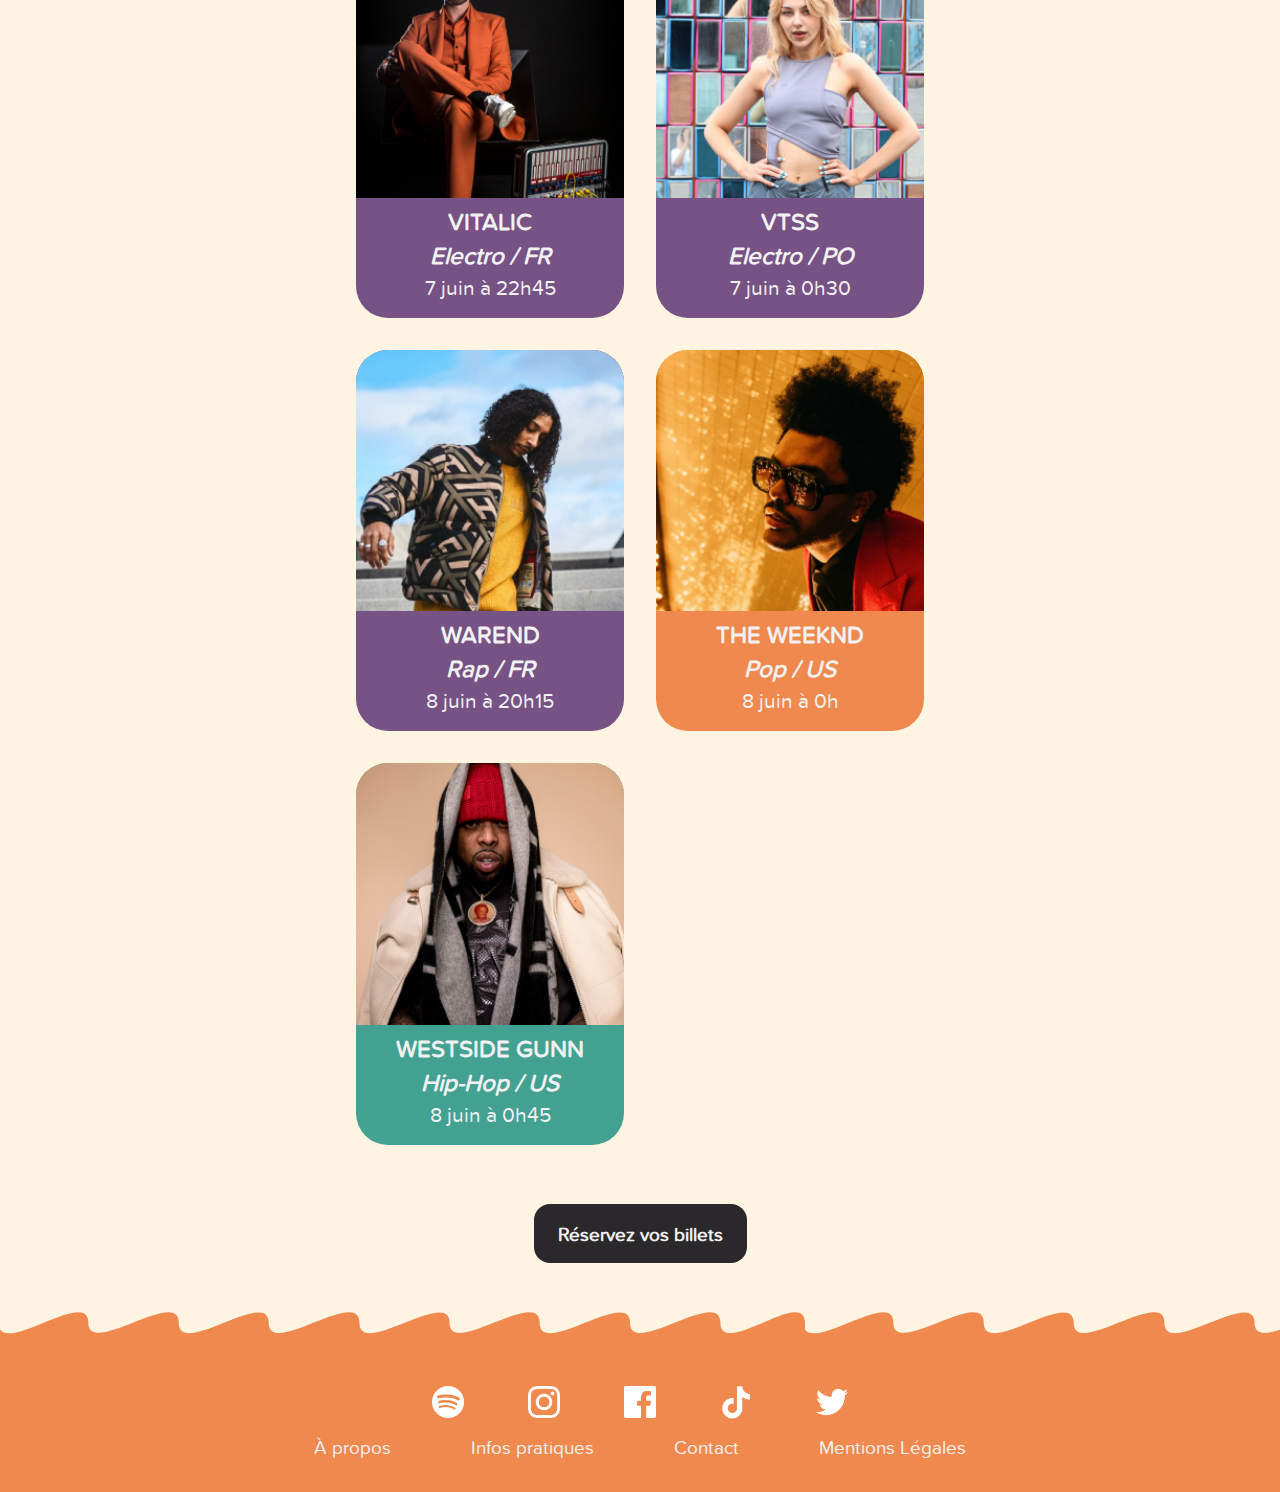
<file: prog.html>
<!DOCTYPE html>
<html lang="fr">
<head>
    <meta charset="UTF-8">
    <meta name="viewport" content="width=device-width, initial-scale=1.0">
    <meta name="description" content="Retrouvez la programmation du festival WAV" />
    <title>Programmation | WAV Festival</title>
    <link rel="icon" href="assets/icons/fav-icon-wav-orange.ico" type="image/x-icon">
    <link rel="stylesheet" href="assets/css/styles.css">
</head>
<body id="classique">
    <header class="head-orange">
        <nav>
            <a href="prog.html">Programmation</a>
            <a href="tickets.html">Billetterie</a>
            <a href="index.html"><img class="logo" src="assets/images/logo-wav.svg" alt="logo wav avec vague"></a>
            <a href="about.html">À propos</a>
            <a href="infos.html">Infos Pratiques</a>
        </nav>

        <nav id="navorange">
            <a href="index.html"><img class="logo" src="assets/images/logo-wav.svg" alt="logo wav avec vague"></a>
             <ul>
                 <li>
                     <a href="prog.html">Programmation</a>
                 </li>
                 <li>
                     <a href="tickets.html">Billetterie</a>
                 </li>
                 <li>
                     <a href="about.html">À propos</a>
                 </li>
                 <li>
                     <a href="infos.html">Infos Pratiques</a>
                 </li>
             </ul>
             <div id="icons"></div>
         </nav>

    </header>
    <main>
        <h1 class="title-orange">Programmation</h1>
        <br>
        <div class="button-container">
            <a id="select" href="prog.html">Tous</a>
            <a href="prog-7juin.html">7 juin</a>
            <a href="prog-8juin.html">8 juin</a>
          </div>
          <br>
        <div class="artiste-container">
            <div class="bloc-artiste">
                <div class="content vert">
                    <img src="assets/artistes/action-bronson.png" alt="Action Bronson">
                    <p class="nom-artiste">action bronson</p>
                    <p class="style-artiste">Hip-Hop / US</p>
                    <p class="passage">8 juin à 23h</p>
                </div>
            </div>
            <div class="bloc-artiste">
                <div class="content violet">
                    <img src="assets/artistes/altin-gun.png" alt="Altin Gün">
                    <p class="nom-artiste">altin gün</p>
                    <p class="style-artiste">Rock / NL</p>
                    <p class="passage">8 juin à 23h</p>
                </div>
            </div>
            <div class="bloc-artiste">
                <div class="content orange">
                    <img src="assets/artistes/boards-of-canada.png" alt="Boards of Canada">
                    <p class="nom-artiste">boards of canada</p>
                    <p class="style-artiste">Electro / UK</p>
                    <p class="passage">8 juin à 1h45</p>
                </div>
            </div>
            <div class="bloc-artiste">
                <div class="content vert">
                    <img src="assets/artistes/caba-et-jeanjass.png" alt="Caba & JeanJass">
                    <p class="nom-artiste">caba & jeanjass</p>
                    <p class="style-artiste">Hip-Hop / BE</p>
                    <p class="passage">8 juin à 18h15</p>
                </div>
            </div>
            <div class="bloc-artiste">
                <div class="content vert">
                    <img src="assets/artistes/chineseman.png" alt="Chinese Man">
                    <p class="nom-artiste">chinese man</p>
                    <p class="style-artiste">Hip-Hop / FR</p>
                    <p class="passage">7 juin à 17h</p>
                </div>
            </div>
            <div class="bloc-artiste">
                <div class="content violet">
                    <img src="assets/artistes/damso.png" alt="Damso">
                    <p class="nom-artiste">damso</p>
                    <p class="style-artiste">Hip-Hop / FR</p>
                    <p class="passage">7 juin à 1h</p>
                </div>
            </div>
            <div class="bloc-artiste">
                <div class="content orange">
                    <img src="assets/artistes/fall-out-boy.png" alt="Fall Out Boy">
                    <p class="nom-artiste">fall out boy</p>
                    <p class="style-artiste">Electro / UK</p>
                    <p class="passage">7 juin à 2h</p>
                </div>
            </div>
            <div class="bloc-artiste">
                <div class="content vert">
                    <img src="assets/artistes/flavia-coelho.png" alt="Flavia Coelho">
                    <p class="nom-artiste">flavia coelho</p>
                    <p class="style-artiste">Hip-Hop / BE</p>
                    <p class="passage">7 juin à 19h</p>
                </div>
            </div>
            <div class="bloc-artiste">
                <div class="content violet">
                    <img src="assets/artistes/french79.png" alt="French 79">
                    <p class="nom-artiste">french 79</p>
                    <p class="style-artiste">Electro / FR</p>
                    <p class="passage">7 juin à 20h15</p>
                </div>
            </div>
            <div class="bloc-artiste">
                <div class="content violet">
                    <img src="assets/artistes/gael-faye.png" alt="Gaël Faye">
                    <p class="nom-artiste">gaël faye</p>
                    <p class="style-artiste">Hip-Hop / FR</p>
                    <p class="passage">8 juin à 18h30</p>
                </div>
            </div>
            <div class="bloc-artiste">
                <div class="content vert">
                    <img src="assets/artistes/hoshi.png" alt="Hoshi">
                    <p class="nom-artiste">hoshi</p>
                    <p class="style-artiste">Pop / FR</p>
                    <p class="passage">8 juin à 20h30</p>
                </div>
            </div>
            <div class="bloc-artiste">
                <div class="content violet">
                    <img src="assets/artistes/john-maus.png" alt="John Maus">
                    <p class="nom-artiste">john maus</p>
                    <p class="style-artiste">Pop / US</p>
                    <p class="passage">7 juin à 19h</p>
                </div>
            </div>
            <div class="bloc-artiste">
                <div class="content violet">
                    <img src="assets/artistes/kaarija.png" alt="Käärijä">
                    <p class="nom-artiste">käärijä</p>
                    <p class="style-artiste">Electro Dance / FI</p>
                    <p class="passage">8 juin à 0h30</p>
                </div>
            </div>
            <div class="bloc-artiste">
                <div class="content orange">
                    <img src="assets/artistes/kendrick-lamar.png" alt="Kendrick Lamar">
                    <p class="nom-artiste">kendrick lamar</p>
                    <p class="style-artiste">Hip-Hop / US</p>
                    <p class="passage">7 juin à 23h</p>
                </div>
            </div>
            <div class="bloc-artiste">
                <div class="content violet">
                    <img src="assets/artistes/kolinga.png" alt="Kolinga">
                    <p class="nom-artiste">kolinga</p>
                    <p class="style-artiste">Soul / FR</p>
                    <p class="passage">7 juin à 15h15</p>
                </div>
            </div>
            <div class="bloc-artiste">
                <div class="content orange">
                    <img src="assets/artistes/lana-del-rey.png" alt="Lana del Rey">
                    <p class="nom-artiste">lana del rey</p>
                    <p class="style-artiste">Pop / US</p>
                    <p class="passage">7 juin à 20h30</p>
                </div>
            </div>
            <div class="bloc-artiste">
                <div class="content orange">
                    <img src="assets/artistes/mac-demarco.png" alt="Mac DeMarco">
                    <p class="nom-artiste">mac demarco</p>
                    <p class="style-artiste">Rock / CA</p>
                    <p class="passage">7 juin à 16h</p>
                </div>
            </div>
            <div class="bloc-artiste">
                <div class="content orange">
                    <img src="assets/artistes/macklemore.png" alt="macklemore">
                    <p class="nom-artiste">macklemore</p>
                    <p class="style-artiste">Pop / US</p>
                    <p class="passage">8 juin à 19h30</p>
                </div>
            </div>
            <div class="bloc-artiste">
                <div class="content vert">
                    <img src="assets/artistes/miami-horror.png" alt="Miami Horror">
                    <p class="nom-artiste">miami horror</p>
                    <p class="style-artiste">Pop / AU</p>
                    <p class="passage">8 juin à 16h</p>
                </div>
            </div>
            <div class="bloc-artiste">
                <div class="content violet">
                    <img src="assets/artistes/ojos-de-brujo.png" alt="Ojos De Brujo">
                    <p class="nom-artiste">ojos de brujo</p>
                    <p class="style-artiste">Flamenco / ES</p>
                    <p class="passage">7 juin à 17h30</p>
                </div>
            </div>
            <div class="bloc-artiste">
                <div class="content vert">
                    <img src="assets/artistes/parov-stellar.png" alt="Parov Stellar">
                    <p class="nom-artiste">parove stellar</p>
                    <p class="style-artiste">Electro / AU</p>
                    <p class="passage">7 juin à 22h45</p>
                </div>
            </div>
            <div class="bloc-artiste">
                <div class="content vert">
                    <img src="assets/artistes/petit-biscuit.png" alt="Petit Biscuit">
                    <p class="nom-artiste">petit biscuit</p>
                    <p class="style-artiste">Electro / FR</p>
                    <p class="passage">7 juin à 15h</p>
                </div>
            </div>
            <div class="bloc-artiste">
                <div class="content violet">
                    <img src="assets/artistes/redslyght.png" alt="Red's Lyght">
                    <p class="nom-artiste">red's lyght</p>
                    <p class="style-artiste">Pop-Rock / FR</p>
                    <p class="passage">8 juin à 17h15</p>
                </div>
            </div>
            <div class="bloc-artiste">
                <div class="content violet">
                    <img src="assets/artistes/satori.png" alt="Satori">
                    <p class="nom-artiste">satori</p>
                    <p class="style-artiste">Electro / NL</p>
                    <p class="passage">7 juin à 16h15</p>
                </div>
            </div>
            <div class="bloc-artiste">
                <div class="content vert">
                    <img src="assets/artistes/stray-kids.png" alt="Stray Kids">
                    <p class="nom-artiste">stray kids</p>
                    <p class="style-artiste">K-Pop / JP</p>
                    <p class="passage">7 juin à 19h</p>
                </div>
            </div>
            <div class="bloc-artiste">
                <div class="content orange">
                    <img src="assets/artistes/sufjan-stevens.png" alt="Sufjan Stevens">
                    <p class="nom-artiste">sufjan stevens</p>
                    <p class="style-artiste">Folk / US</p>
                    <p class="passage">8 juin à 17h</p>
                </div>
            </div>
            <div class="bloc-artiste">
                <div class="content orange">
                    <img src="assets/artistes/tame-impala.png" alt="Tame Impala">
                    <p class="nom-artiste">tame impala</p>
                    <p class="style-artiste">Rock / AU</p>
                    <p class="passage">7 juin à 18h30</p>
                </div>
            </div>
            <div class="bloc-artiste">
                <div class="content orange">
                    <img src="assets/artistes/tyler-the-creator.png" alt="Tyler, the Creator">
                    <p class="nom-artiste">tyler the creator</p>
                    <p class="style-artiste">Hip-Hop / US</p>
                    <p class="passage">8 juin à 22h</p>
                </div>
            </div>
            <div class="bloc-artiste">
                <div class="content violet">
                    <img src="assets/artistes/vitalic.png" alt="Vitalic">
                    <p class="nom-artiste">vitalic</p>
                    <p class="style-artiste">Electro / FR</p>
                    <p class="passage">7 juin à 22h45</p>
                </div>
            </div>
            <div class="bloc-artiste">
                <div class="content violet">
                    <img src="assets/artistes/vtss.png" alt="VTSS">
                    <p class="nom-artiste">vtss</p>
                    <p class="style-artiste">Electro / PO</p>
                    <p class="passage">7 juin à 0h30</p>
                </div>
            </div>
            <div class="bloc-artiste">
                <div class="content violet">
                    <img src="assets/artistes/warend.png" alt="WarEnd">
                    <p class="nom-artiste">warend</p>
                    <p class="style-artiste">Rap / FR</p>
                    <p class="passage">8 juin à 20h15</p>
                </div>
            </div>
            <div class="bloc-artiste">
                <div class="content orange">
                    <img src="assets/artistes/theweeknd.png" alt="The Weeknd">
                    <p class="nom-artiste">the weeknd</p>
                    <p class="style-artiste">Pop / US</p>
                    <p class="passage">8 juin à 0h</p>
                </div>
            </div>
            <div class="bloc-artiste">
                <div class="content vert">
                    <img src="assets/artistes/westside-gunn.png" alt="Westside Gunn">
                    <p class="nom-artiste">westside gunn</p>
                    <p class="style-artiste">Hip-Hop / US</p>
                    <p class="passage">8 juin à 0h45</p>
                </div>
            </div>
          </div>
          <br>
        <div class="button-container">
            <a href="tickets.html">Réservez vos billets</a>
          </div>
          <br>
    </main>
    <footer class="foot-orange">
        <div class="foot-reseau">
            <a href="https://open.spotify.com/playlist/6QxItaIheRash5wZnAkzdE?si=c3dc9f1e6d764317" target="_blank"><img src="assets/icons/icon-spotify.png" alt="Spotify"></a>
            <a href="https://www.instagram.com/" target="_blank"><img src="assets/icons/icon-instagram.png" alt="Instagram"></a>
            <a href="https://www.facebook.com/" target="_blank"><img src="assets/icons/icon-facebook.png" alt="Facebook"></a>
            <a href="https://www.tiktok.com/fr/" target="_blank"><img src="assets/icons/icon-tiktok.png" alt="TikTok"></a>
            <a href="https://twitter.com/" target="_blank"><img src="assets/icons/icon-twitter.png" alt="Twitter"></a>
        </div>
        <div class="foot-page">
            <a href="about.html">À propos</a>
            <a href="infos.html">Infos pratiques</a>
            <a href="">Contact</a>
            <a href="">Mentions Légales</a>
        </div>
    </footer>
    <script src="https://code.jquery.com/jquery-3.7.0.js"></script>
    <script src="assets/js/script.js"></script>
</body>
</html>
</file>
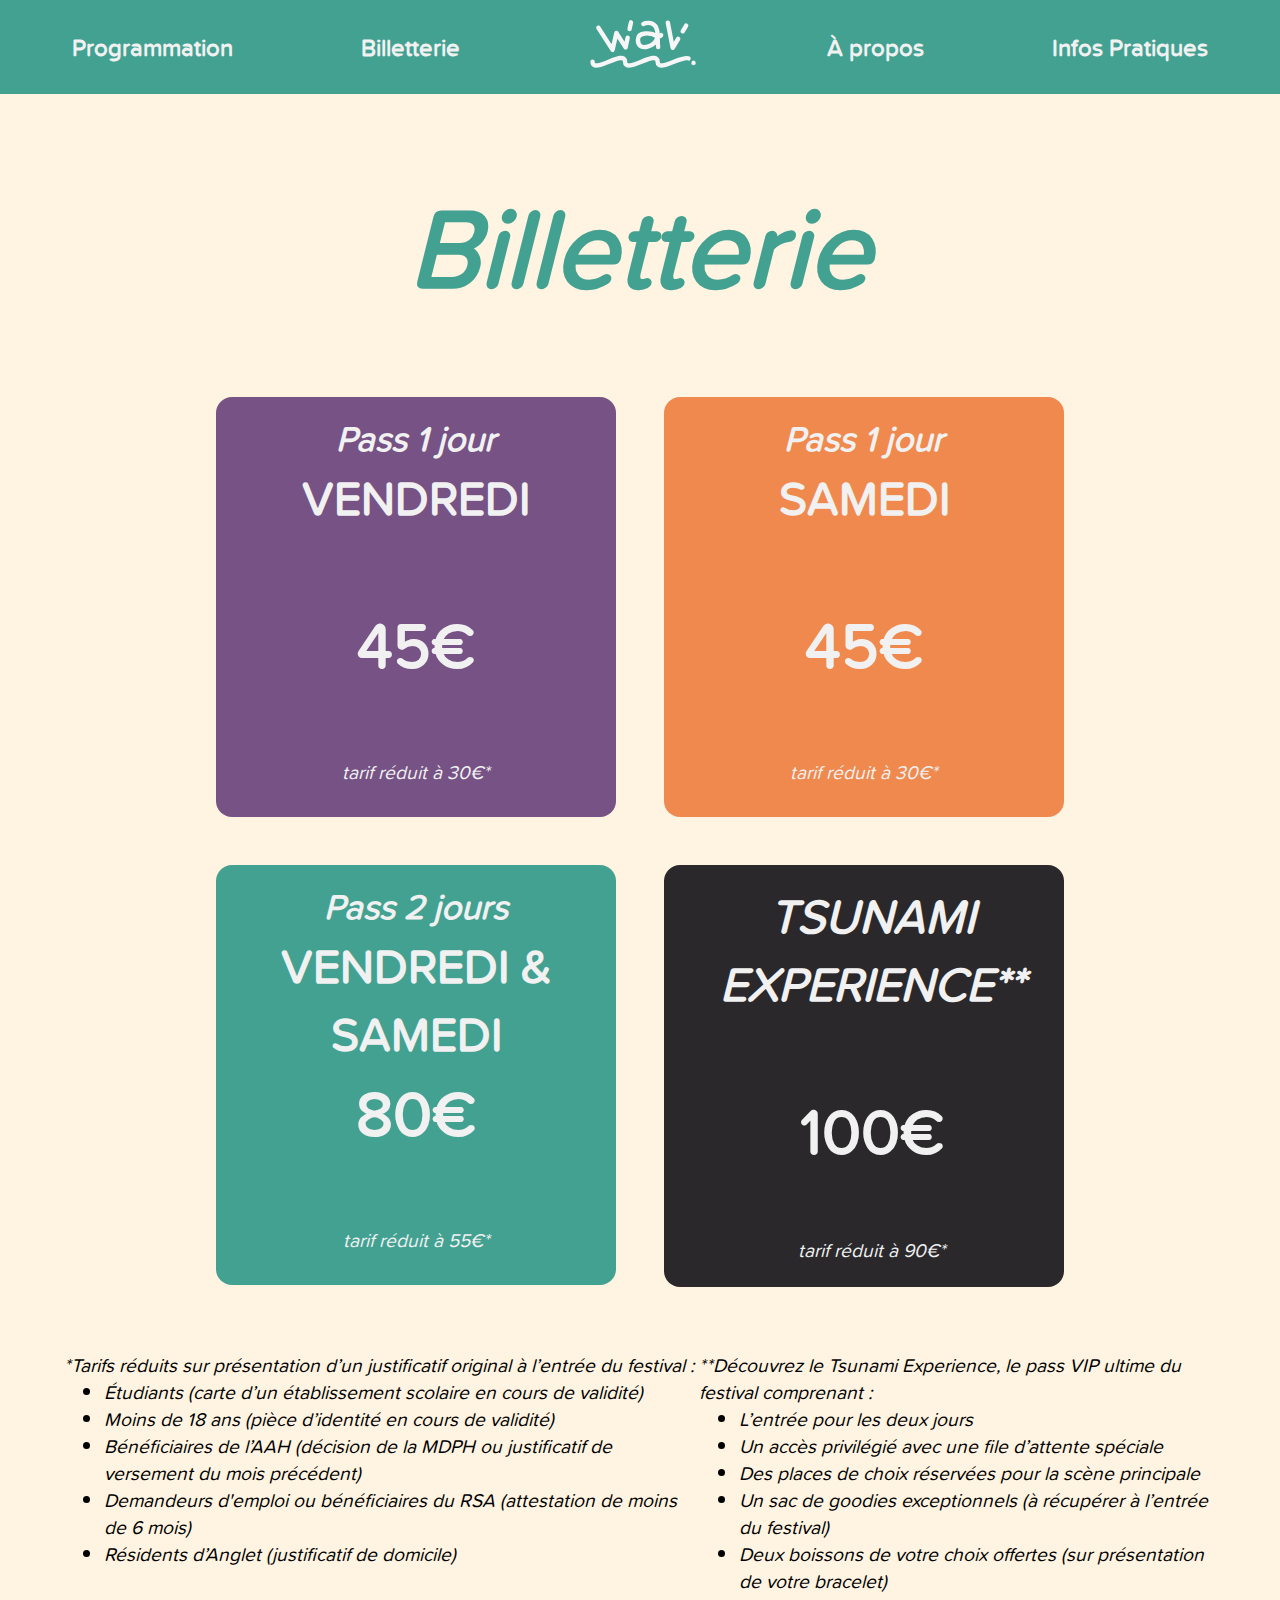
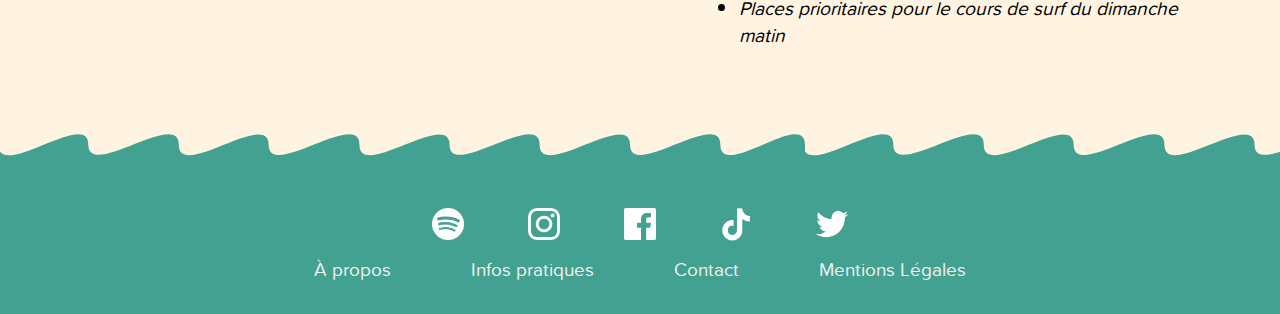
<file: tickets.html>
<!DOCTYPE html>
<html lang="fr">

<head>
    <meta charset="UTF-8">
    <meta name="viewport" content="width=device-width, initial-scale=1.0">
    <meta name="description" content="Voici les informations concernant la billetterie du festival WAV." />
    <title>Billetterie | WAV Festival</title>
    <link rel="icon" href="assets/icons/fav-icon-wav-vert.ico" type="image/x-icon">
    <link rel="stylesheet" href="assets/css/styles.css">
</head>

<body id="classique">
    <header class="head-vert">
        <nav>
            <a href="prog.html">Programmation</a>
            <a href="tickets.html">Billetterie</a>
            <a href="index.html"><img class="logo" src="assets/images/logo-wav.svg" alt="logo wav avec vague"></a>
            <a href="about.html">À propos</a>
            <a href="infos.html">Infos Pratiques</a>
        </nav>

        <nav id="navvert">
            <a href="index.html"><img class="logo" src="assets/images/logo-wav.svg" alt="logo wav avec vague"></a>
            <ul>
                <li>
                    <a href="prog.html">Programmation</a>
                </li>
                <li>
                    <a href="tickets.html">Billetterie</a>
                </li>
                <li>
                    <a href="about.html">À propos</a>
                </li>
                <li>
                    <a href="infos.html">Infos Pratiques</a>
                </li>
            </ul>
            <div id="icons"></div>
        </nav>

    </header>
    <main>
        <h1 class="title-vert">Billetterie</h1>
        <div class="bloc-container">
            <a class="bloc-tickets" href="https://www.seetickets.com/fr" target="_blank">
                <div class="bloc-vendredi">
                    <p class="pass-duree">Pass 1 jour</p>
                    <p class="jour">vendredi</p>
                    <br>
                    <p class="prix">45€</p>
                    <br>
                    <p class="reduit">tarif réduit à 30€*</p>
                </div>
            </a>
            <a class="bloc-tickets" href="https://www.seetickets.com/fr" target="_blank">
                <div class="bloc-samedi">
                    <p class="pass-duree">Pass 1 jour</p>
                    <p class="jour">samedi</p>
                    <br>
                    <p class="prix">45€</p>
                    <br>
                    <p class="reduit">tarif réduit à 30€*</p>
                </div>
            </a>
            <a class="bloc-tickets" href="https://www.seetickets.com/fr" target="_blank">
                <div class="bloc-deuxjours">
                    <p class="pass-duree">Pass 2 jours</p>
                    <p class="jour">vendredi & samedi</p>
                    <p class="prix">80€</p>
                    <br>
                    <p class="reduit">tarif réduit à 55€*</p>
                </div>
            </a>
            <a class="bloc-tickets" href="https://www.seetickets.com/fr" target="_blank">
                <div class="bloc-tsunami">
                    <p class="tsunami">tsunami experience**</p>
                    <br>
                    <p class="prix">100€</p>
                    <br>
                    <p class="reduit style">tarif réduit à 90€*</p>
                </div>
            </a>
        </div>
        <section class="asterisque">
            <div>
                <p>*Tarifs réduits sur présentation d’un justificatif original à l’entrée du festival :</p>
                <ul>
                    <li>Étudiants (carte d’un établissement scolaire en cours de validité)</li>
                    <li>Moins de 18 ans (pièce d’identité en cours de validité)</li>
                    <li>Bénéficiaires de l’AAH (décision de la MDPH ou justificatif de versement du mois précédent)</li>
                    <li>Demandeurs d'emploi ou bénéficiaires du RSA (attestation de moins de 6 mois)</li>
                    <li>Résidents d’Anglet (justificatif de domicile)</li>
                </ul>
            </div>
            <br>
            <div>
                <p>**Découvrez le Tsunami Experience, le pass VIP ultime du festival comprenant :</p>
                <ul>
                    <li>L’entrée pour les deux jours</li>
                    <li>Un accès privilégié avec une file d’attente spéciale</li>
                    <li>Des places de choix réservées pour la scène principale</li>
                    <li>Un sac de goodies exceptionnels (à récupérer à l’entrée du festival)</li>
                    <li>Deux boissons de votre choix offertes (sur présentation de votre bracelet)</li>
                    <li>Places prioritaires pour le cours de surf du dimanche matin</li>
                </ul>
            </div>
        </section>
    </main>
    <footer class="foot-vert">
        <div class="foot-reseau">
            <a href="https://open.spotify.com/playlist/6QxItaIheRash5wZnAkzdE?si=c3dc9f1e6d764317" target="_blank"><img
                    src="assets/icons/icon-spotify.png" alt="Spotify"></a>
            <a href="https://www.instagram.com/" target="_blank"><img src="assets/icons/icon-instagram.png"
                    alt="Instagram"></a>
            <a href="https://www.facebook.com/" target="_blank"><img src="assets/icons/icon-facebook.png"
                    alt="Facebook"></a>
            <a href="https://www.tiktok.com/fr/" target="_blank"><img src="assets/icons/icon-tiktok.png"
                    alt="TikTok"></a>
            <a href="https://twitter.com/" target="_blank"><img src="assets/icons/icon-twitter.png" alt="Twitter"></a>
        </div>
        <div class="foot-page">
            <a href="about.html">À propos</a>
            <a href="infos.html">Infos pratiques</a>
            <a href="">Contact</a>
            <a href="">Mentions Légales</a>
        </div>
    </footer>
    <script src="https://code.jquery.com/jquery-3.7.0.js"></script>
    <script src="assets/js/script.js"></script>
</body>

</html>
</file>
<file: assets/css/styles.css>
@font-face {
    font-family: "proximasoft";
    src: url("../../assets/fonts/proximasoft-regular-webfont.woff2") format("woff2");
    font-weight: normal;
    font-style: normal;
}

:root {
    --orange: #F0894E;
    --vert: #43A191;
    --violet: #765285;
    --noir: #2A282B;
    --jaune: #FFD94A;
    --background-color-accueil: #010506;
    --background-color: #FFF3E1;
    --blanc: #F1F1F1;
    --texte-sable: #FFF3E1;
}

html {
    scroll-behavior: smooth;
}

* {
    margin: 0;
    padding: 0;
    box-sizing: border-box;
}

body {
    font-family: proximasoft, sans-serif;
    font-size: 1.2rem;
    transition: transform 0.3s ease;
    margin: 0;
    padding: 0;
    box-sizing: border-box;
}

#accueil {
    background: var(--background-color-accueil) url(../images/accueil-festival.jpg) no-repeat center top scroll;
    background-size: 100%;
}

.date-accueil {
    display: flex;
    color: var(--blanc);
    justify-content: center;
}

.texte-accueil {
    display: flex;
    color: var(--blanc);
    justify-content: center;
    text-align: center;
}

.logo-accueil {
    width: calc(20rem + 15vw);
}

.bloc-logo {
    display: flex;
    justify-content: center;
    height: 100vh;
}

.side-left a {
    display: flex;
    text-decoration: none;
    color: var(--blanc);
    gap: 2rem;
    padding: 0rem 2rem 3rem 0rem;
}

.side-left a:hover {
    text-decoration: var(--orange) wavy underline;
}

.side-left {
    position: fixed;
    top: 25%;
}

.slide-text {
    transform: rotate(270deg);
    display: block;
    margin-top: 100px;
}

.side-right {
    position: fixed;
    top: 40%;
    right: 0;
    padding: 10px;
    flex-direction: column;
}

.side-right a {
    display: flex;
    width: 50px;
    height: 50px;
    padding: 10px;
    text-decoration: none;
    color: var(--blanc);
}

.side-right a:hover {
    transform: scale(1.2);
}

a {
    text-decoration: none;
}

footer {
    display: flex;
    align-items: center;
    padding: 2rem;
    flex-direction: column;
    gap: 0.5rem;
}

footer img {
    width: 2rem;
}

.foot-reseau {
    display: flex;
    gap: 4rem;
}

.foot-reseau a:hover {
    transform: scale(1.2);
}

.foot-page {
    display: flex;
    gap: 5rem;
}

footer a {
    color: var(--blanc);
}

#foot-violet div a {
    margin-bottom: 10px;
    color: var(--blanc);
}

#classique {
    background-color: var(--background-color);
}

nav {
    display: flex;
    justify-content: space-around;
    align-items: center;
    text-align: center;
    padding: 0.5rem;
}

nav img {
    width: 7rem;
}

nav a {
    text-decoration: none;
    color: var(--blanc);
    font-weight: bold;
    font-size: 1.5rem;
}

nav a:hover {
    transform: scale(1.1);
}

.asterisque {
    font-style: italic;
    margin: 4rem;
    display: flex;
    justify-content: space-around;
}

h1 {
    display: flex;
    font-style: italic;
    font-size: 10.5rem;
    text-align: center;
    justify-content: center;
}

h2 {
    font-style: italic;
    display: flex;
    text-align: center;
    justify-content: center;
}

.title-vert {
    color: var(--vert);
    padding: 4.5rem;
}

.title-violet {
    color: var(--violet);
    padding: 4.5rem;
}

.title-orange {
    color: var(--orange);
    padding: 4.5rem;
}

.head-vert {
    background-color: var(--vert);
}

.head-orange {
    background-color: var(--orange);
}

.head-violet {
    background-color: var(--violet);
}

.foot-vert {
    background: url(../images/vague-footer-vert.svg);
    max-height: fit-content;
    padding-top: 6rem;
}

.foot-orange {
    background: url(../images/vague-footer-orange.svg);
    max-height: fit-content;
    padding-top: 6rem;
}

.foot-violet {
    background: url(../images/vague-footer-violet.svg);
    max-height: fit-content;
    padding-top: 6rem;
}

.grid-home {
    max-width: 1120px;
    display: grid;
    gap: 0rem;
    border-radius: 2rem;
    overflow: hidden;
    margin: 3.125rem auto;
    justify-content: center;
    grid-template-areas:
        "image1 image1 image2 image3"
        "image1 image1 bloc-orange image-4"
        "image6 image6 image5 image-4"
        "bloc-vert image7 image8 image8";
}

.grid-home>div {
    display: flex;
    justify-content: center;
    overflow: hidden;

}

.image1 {
    grid-area: image1;
    object-fit: cover;
}

.image2 {
    grid-area: image2;
}

.image3 {
    grid-area: image3;
    object-fit: cover;
}

.bloc-orange {
    grid-area: bloc-orange;
    background-color: var(--orange);
    display: flex;
    justify-content: center;
    align-items: center;
}

.image-4 {
    grid-area: image-4;
}

.image5 {
    grid-area: image5;
}

.image6 {
    grid-area: image6;
}

.bloc-vert {
    grid-area: bloc-vert;
    background-color: var(--vert);
    display: flex;
    justify-content: center;
    align-items: center;
}

.image7 {
    grid-area: image7;
}

.image8 {
    grid-area: image8;
    object-fit: cover;
}

.image1,
.bloc-vert,
.image3,
.image8 {
    overflow: hidden;
}

.lien-accueil-vert {
    grid-area: bloc-vert;
    background-color: var(--vert);
    display: flex;
    justify-content: center;
    align-items: center;
    width: 17.5rem;
    height: 17.5rem;
    font-size: 2rem;
    font-weight: bold;
    text-align: center;
    color: var(--blanc);
}

.lien-accueil-vert:hover {
    color: var(--vert);
    background-color: var(--background-color);
    border: 0.5rem solid var(--vert);
    border-radius: 0 0 0 2rem;
}

.lien-accueil-orange {
    grid-area: bloc-orange;
    background-color: var(--orange);
    display: flex;
    justify-content: center;
    align-items: center;
    width: 17.5rem;
    height: 17.5rem;
    font-size: 2rem;
    font-weight: bold;
    text-align: center;
    color: var(--blanc);
}

.lien-accueil-orange:hover {
    color: var(--orange);
    background-color: var(--background-color);
    border: 0.5rem solid var(--orange);
}

.bloc-container {
    display: flex;
    flex-wrap: wrap;
    justify-content: center;
    gap: 3rem;
    text-align: center;
}

.prix {
    font-size: 4rem;
    font-weight: bold;
}

.bloc-vendredi {
    background-color: var(--violet);
    color: var(--blanc);
    padding: 1rem 3rem 2rem 3rem;
    border-radius: 1rem;
    font-size: 3rem;
    width: 25rem;
    transition: box-shadow 0.3s;
}

.bloc-vendredi:hover {
    background-color: var(--background-color);
    color: var(--violet);
    box-shadow: inset 0 0 0 0.5rem var(--violet);
}

.bloc-samedi {
    background-color: var(--orange);
    color: var(--blanc);
    padding: 1rem 3rem 2rem 3rem;
    border-radius: 1rem;
    font-size: 3rem;
    width: 25rem;
    transition: box-shadow 0.3s;
}

.bloc-samedi:hover {
    background-color: var(--background-color);
    color: var(--orange);
    box-shadow: inset 0 0 0 0.5rem var(--orange);
}

.bloc-deuxjours {
    background-color: var(--vert);
    color: var(--blanc);
    padding: 1rem 3rem 2rem 3rem;
    border-radius: 1rem;
    font-size: 3rem;
    width: 25rem;
    transition: box-shadow 0.3s;
}

.bloc-deuxjours:hover {
    background-color: var(--background-color);
    color: var(--vert);
    box-shadow: inset 0 0 0 0.5rem var(--vert);
}

.bloc-tsunami {
    background-color: var(--noir);
    color: var(--blanc);
    padding: 1rem 2rem 2rem 3rem;
    border-radius: 1rem;
    font-size: 3rem;
    width: 25rem;
    transition: box-shadow 0.3s;
}

.bloc-tsunami:hover {
    background-color: var(--background-color);
    color: var(--noir);
    box-shadow: inset 0 0 0 0.5rem var(--noir);
}

.reduit {
    display: flex;
    justify-content: center;
    font-size: 1.2rem;
    font-style: italic;
}

.style {
    line-height: 0.7rem;
}

.pass-duree {
    font-style: italic;
    font-size: 2.2rem;
    font-weight: bold;
}

.tsunami {
    font-style: italic;
    font-weight: bold;
    text-transform: uppercase;
}

.jour {
    font-weight: bold;
    text-transform: uppercase;
}

li {
    margin-left: 2.5rem;
}

.date-accueil {
    font-size: 4rem;
}

.texte-accueil {
    font-size: 2rem;
}

.logo:hover {
    transform: scale(1.1);
}

.values {
    background-color: var(--vert);
    color: var(--texte-sable);
    padding: 5rem 8rem;
    font-size: 1.6rem;
}

.lien-access {
    color: var(--texte-sable);
    font-style: italic;
    text-decoration: underline;
}

.bloc-story {
    display: flex;
    flex-direction: row;
    align-items: center;
    justify-content: space-between;
    margin: 5rem;
}

.img-story {
    padding: 0rem 5rem;
}

.img-story img {
    border-radius: 2rem;
}

.text-story {
    padding: 0rem 5rem;
    text-align: justify;
}

.story {
    display: flex;
    justify-content: center;
    font-size: 4rem;
    color: var(--vert);
}

.titre-valeur {
    display: flex;
    justify-content: center;
    font-size: 4rem;
    color: var(--texte-sable);
}

.titre-bloc {
    font-size: 2.5rem;
    display: flex;
    justify-content: center;
}

.img-article img {
    border-radius: 2rem;
}

.environnement {
    display: flex;
    flex-direction: row;
    align-items: center;
    justify-content: space-between;
}

.nature {
    display: flex;
    flex-direction: row;
    align-items: center;
    justify-content: space-between;
}

.accessibilite {
    display: flex;
    flex-direction: row;
    align-items: center;
    justify-content: space-between;
}

.text-article-gauche {
    padding: 0rem 6.5rem 0rem 0rem;
    text-align: justify;
}

.text-article-droite {
    padding: 0rem 0rem 0rem 6.5rem;
    text-align: justify;
}

.titre-partenaire {
    display: flex;
    justify-content: center;
    font-size: 4rem;
    color: var(--orange);
    padding: 2rem;
}

.grid-partenaire {
    display: grid;
    grid-template-columns: repeat(4, 17.5rem);
    grid-template-rows: repeat(3, 17.5rem);
    gap: 1rem 3rem;
    padding: 2rem 0rem 5rem 0rem;
    justify-content: center;
    align-items: center;
    grid-template-areas:
        "image1 image2 image3 image4"
        "image5 image6 image7 image8"
        "image9 image10 image11 image12";
}

.sommaire {
    display: flex;
    background-color: var(--vert);
}

.img-sommaire {
    width: 50%;
    height: auto;
}

.img-sommaire img {
    display: block;
    width: 100%;
}

#liste-sommaire {
    flex: 1;
    padding: 4rem 0;
}

#liste-sommaire a:hover {
    font-style: italic;
}

.sommaire a {
    text-decoration: none;
    color: var(--blanc);
}

.sommaire ul li {
    list-style-type: none;
    font-weight: bold;
    font-size: calc(1rem + 1.3vw);
}

.sommaire ul {
    display: flex;
    justify-content: left;
    flex-direction: column;
    gap: 1rem;
}

.vert-titre {
    color: var(--vert);
    font-size: calc(1.8rem + 1.8vw);
    font-weight: bold;
}

.orange-titre {
    color: var(--orange);
    font-size: calc(1.8rem + 1.8vw);
    font-weight: bold;
}

.violet-titre {
    color: var(--violet);
    font-size: calc(1.8rem + 1.8vw);
    font-weight: bold;
}

.vague {
    display: flex;
    justify-content: center;
    align-items: center;
    height: 15vh;
    padding: 0rem;
}

#infos-festival {
    display: flex;
    flex-direction: column;
    padding: 7rem 20rem 7rem 20rem;
}

#accessibilite {
    display: flex;
    flex-direction: column;
    padding: 7rem 20rem 7rem 20rem;
}

.img-access {
    width: calc(5rem + 20vw);
    height: auto;
}

#securite {
    display: flex;
    flex-direction: column;
    padding: 7rem 20rem 7rem 20rem;
}

#prevention {
    display: flex;
    flex-direction: column;
    padding: 7rem 20rem 7rem 20rem;
}

#transport {
    display: flex;
    flex-direction: column;
    padding: 7rem 20rem 7rem 20rem;
}

.train-voiture {
    display: flex;
    justify-content: center;
    gap: 5rem;
}

.texte-trainvoiture {
    padding: 6rem 0rem;
}

.texte-access {
    padding: 6rem 0rem;
    flex: 1;
}

.bloc-img-access {
    display: flex;
    flex-direction: column;
}

.bloc-texte-access {
    display: flex;
    justify-content: center;
    flex-direction: column;
    padding: 6rem 0rem;
}

.access {
    display: flex;
    justify-content: center;
    gap: 5rem;
}

.img-access-bloc {
    display: flex;
    flex-direction: column;
    align-items: center;
    gap: 5rem;
    padding: 10rem 0rem;
}

.map-anglet {
    border-radius: 2rem;
    width: 100%;
    height: 100%;
    margin: 15rem 0;
}

.artiste-container {
    display: flex;
    flex-wrap: wrap;
    max-width: 1200px;
    margin: 1rem auto;
}

.bloc-artiste {
    display: flex;
    flex-direction: column;
    width: 25%;
    color: #F1F1F1;
}

.container-partenaire {
    display: flex;
    flex-wrap: wrap;
    max-width: 800px;
    justify-content: center;
    align-items: center;
    gap: 1.5rem;
    margin: 1.5rem auto;
}

.bloc-partenaire {
    display: flex;
    flex-direction: column;
    width: 25%;
}

.content {
    background-color: var(--vert);
    text-align: center;
    border-radius: 2rem;
    padding-bottom: 1rem;
    margin: 1rem;
    overflow: hidden;
}

.vert {
    background-color: var(--vert);
}

.violet {
    background-color: var(--violet);
}

.orange {
    background-color: var(--orange);
}

.bloc-artiste img {
    width: 100%;
}

.nom-artiste {
    text-transform: uppercase;
    font-size: 1.5rem;
    font-weight: bold;
}

.style-artiste {
    font-style: italic;
    font-size: 1.5rem;
    font-weight: bold;
}

.passage {
    font-size: 1.3rem;
}

.button-container {
    display: flex;
    justify-content: center;
    gap: 1rem;
    align-items: center;
}

.button-container a {
    background-color: var(--noir);
    border: none;
    border-radius: 1rem;
    padding: 1rem 1.5rem;
    color: var(--blanc);
    font-weight: bold;
    transition: box-shadow 0.3s;
}

.button-container a:hover {
    background-color: var(--background-color);
    color: var(--noir);
    box-shadow: inset 0 0 0 0.3rem var(--noir);
}

#select {
    background-color: var(--background-color);
    color: var(--noir);
    box-shadow: inset 0 0 0 0.3rem var(--noir);
}

.divider {
    width: 100%;
}

#button {
    display: inline-block;
    background-color: var(--jaune);
    width: 3.125rem;
    height: 3.125rem;
    text-align: center;
    border-radius: 3rem;
    position: fixed;
    bottom: 1.875rem;
    right: 1.875rem;
    transition: background-color .3s, opacity .5s, visibility .5s;
    opacity: 0;
    visibility: hidden;
    z-index: 1000;
}

#button::after {
    content: "\f077";
    font-family: FontAwesome;
    font-weight: normal;
    font-style: normal;
    font-size: 2em;
    line-height: 3.125rem;
    color: var(--texte-sable);
}

#button:hover {
    cursor: pointer;
    transform: scale(1.2);
}

#button.show {
    opacity: 1;
    visibility: visible;
}

.copyright {
    color: var(--blanc);
    font-size: 0.8rem;
}

.reseau-mobile {
    display: none;
}

.page-mobile {
    display: none;
}

#navorange {
    background: var(--orange);
    display: none;
    justify-content: space-between;
    align-items: center;
    padding: 10px;
    font-size: calc(0.5rem + 1.5vw);
}

#navorange ul {
    display: none;
}

#navorange img {
    display: none;
}

#navvert {
    background: var(--vert);
    display: none;
    justify-content: space-between;
    align-items: center;
    padding: 10px;
    font-size: calc(0.5rem + 1.5vw);
}

#navvert ul {
    display: none;
}

#navvert img {
    display: none;
}

#navviolet {
    background: var(--violet);
    display: none;
    justify-content: space-between;
    align-items: center;
    padding: 10px;
    font-size: calc(0.5rem + 1.5vw);
}

#navviolet ul {
    display: none;
}

#navviolet img {
    display: none;
}

#icons {
    cursor: pointer;
    display: none;
}

.nature-mobile {
    display: none;
}

.nature-pc {
    display: flex;
}

@media screen and (max-width: 768px) {



    #icons {
        display: flex;
    }

    #icons:before {
        content: "\2630";
        color: white;
        font-size: 1.7rem;
    }

    .active #icons:before {
        content: "\2715";
        color: white;
    }

    #navorange img {
        display: block;
        width: 4.5rem;
    }

    #navvert img {
        display: block;
        width: 4.5rem;
    }

    #navviolet img {
        display: block;
        width: 4.5rem;
    }

    #navorange ul {
        display: block;
        position: fixed;
        right: -100%;
        top: 5%;
        flex-direction: column;
        background: var(--orange);
        width: 100%;
        text-align: center;
        transition: 0.25s;
        list-style: none;
    }

    #navvert ul {
        display: block;
        position: fixed;
        right: -100%;
        top: 5%;
        flex-direction: column;
        background: var(--vert);
        width: 100%;
        text-align: center;
        transition: 0.25s;
        list-style: none;
    }

    #navviolet ul {
        display: block;
        position: fixed;
        right: -100%;
        top: 5%;
        flex-direction: column;
        background: var(--violet);
        width: 100%;
        text-align: center;
        transition: 0.25s;
        list-style: none;
    }

    #navorange li {
        margin: 0 0 0.5rem 0;
        padding: 0 0 0.5rem 0;
    }

    #navorange li:hover {
        font-style: italic;
    }

    #navorange.active ul {
        right: 0;
    }

    #navvert li {
        margin: 0 0 0.5rem 0;
        padding: 0 0 0.5rem 0;
    }

    #navvert li:hover {
        font-style: italic;
    }

    #navvert.active ul {
        right: 0;
    }

    #navviolet li {
        margin: 0 0 0.5rem 0;
        padding: 0 0 0.5rem 0;
    }

    #navviolet li:hover {
        font-style: italic;
    }

    #navviolet.active ul {
        right: 0;
    }

    nav {
        display: none;
    }

    #navorange {
        display: flex;
    }

    #navvert {
        display: flex;
    }

    #navviolet {
        display: flex;
    }

    .foot-page {
        display: flex;
        flex-direction: column;
        text-align: center;
        gap: 1.5rem;
    }

    .grid-home {
        max-width: 560px;
        max-height: auto;
        margin: 2rem;
        grid-template-areas:
            "image1 image1"
            "image1 image1"
            "image6 image6"
            "bloc-vert image7"
            "image2 image3"
            "image-4 bloc-orange"
            "image-4 image5"
            "image8 image8";
    }

    .lien-accueil-vert:hover {
        border-radius: 0 0 0 0;
    }

    .date-accueil {
        font-size: 3.2rem;
    }

    .texte-accueil {
        font-size: 1.4rem;
        text-align: center;
        margin: 0 4rem;
    }

    h1 {
        font-size: 5rem;
    }

    h2 {
        font-size: 3rem;
    }

    .titre-bloc {
        font-size: 2rem;
    }

    .title-orange {
        font-size: 4.2rem;
    }

    .title-vert {
        font-size: 4.2rem;
    }

    .title-violet {
        font-size: 4.2rem;
    }

    .foot-reseau {
        display: flex;
        gap: 1.5rem;
    }

    .foot-orange {
        background: url(../images/footer-orange-mobile.svg);
        padding-top: 4rem;
    }

    .foot-vert {
        background: url(../images/footer-vert-mobile.svg);
        padding-top: 4rem;
    }

    .foot-violet {
        background: url(../images/footer-violet-mobile.svg);
        padding-top: 4rem;
    }

    .vague {
        height: 8vh;
    }

    .img-sommaire {
        display: none;
    }

    .img-access {
        display: none;
    }

    .texte-access {
        padding: 0;
        margin: 0;
    }

    .img-access-bloc {
        display: none;
    }

    .vert-titre {
        padding: 1rem 0;
    }

    .map-anglet {
        display: none;
    }

    #button {
        width: 3.125rem;
        height: 3.125rem;
        bottom: 0.8rem;
        right: 0.8rem;
    }

    .artiste-container {
        flex-direction: column;
        align-items: center;
    }

    .container-partenaire {
        flex-direction: column;
        align-items: center;
        gap: 1rem;
    }

    .bloc-partenaire img {
        width: 10rem;
    }

    .nom-artiste {
        font-size: 1.2rem;
    }

    .style-artiste {
        font-size: 1.2rem;
        font-weight: bold
    }

    .passage {
        font-size: 1rem;
    }

    .text-story {
        margin: 1.5rem;
        padding: 0;
    }

    .story {
        font-size: 3rem;
    }

    .titre-valeur {
        font-size: 3rem;
    }

    .titre-partenaire {
        font-size: 3rem;
    }

    .img-story {
        padding: 0;
    }

    .img-story img {
        width: 30.2rem;
        border-radius: 0;
    }

    .environnement img {
        width: 100%;
    }

    .nature img {
        width: 100%;
    }

    .accessibilite img {
        width: 100%;
    }

    .page-mobile a:hover {
        text-decoration: var(--orange) wavy underline;
    }

    .environnement {
        flex-direction: column;
        justify-content: center;
    }

    .environnement img {
        width: 30.2rem;
    }

    .nature {
        flex-direction: column;
        justify-content: center;
    }

    .nature img {
        width: 30.2rem;
    }

    .nature-mobile {
        display: flex;
    }

    .nature-pc {
        display: none;
    }

    .accessibilite {
        flex-direction: column;
        justify-content: center;
    }

    .accessibilite img {
        width: 30.2rem;
    }

    .text-article-gauche {
        padding: 0 0 1.5rem 0;
    }

    .text-article-droite {
        padding: 0 0 1.5rem 0;
    }

    .values {
        padding: 5rem;
    }

    .img-article img {
        border-radius: 0;
    }
}

@media screen and (max-width: 1300px) {
    .side-left {
        display: none;
    }

    .side-right {
        display: none;
    }

    .reseau-mobile {
        display: flex;
        justify-content: space-around;
        padding: 0 7rem;
        margin: 0 0 1.5rem 0;
    }

    .reseau-mobile a:hover {
        transform: scale(1.2);
    }

    .reseau-mobile a {
        display: flex;
        width: 50px;
        height: 50px;
        padding: 10px;
        text-decoration: none;
        color: var(--blanc);
    }

    .page-mobile {
        display: flex;
        justify-content: center;
        align-items: center;
    }

    .page-mobile a {
        text-decoration: none;
        color: var(--blanc);
        padding: 0rem 1rem 0rem 1rem;
        margin: 0 0 2rem 0;
    }

    h1 {
        font-size: 7rem;
    }

    #accessibilite {
        padding: 3rem 5rem 3rem 5rem;
        text-align: justify;
    }

    #infos-festival {
        padding: 3rem 5rem 3rem 5rem;
        text-align: justify;
    }

    #securite {
        padding: 3rem 5rem 3rem 5rem;
        text-align: justify;
    }

    #prevention {
        padding: 3rem 5rem 3rem 5rem;
        text-align: justify;
    }

    #transport {
        padding: 3rem 5rem 3rem 5rem;
        text-align: justify;
    }

    .bloc-story {
        flex-direction: column;
    }

    .environnement {
        flex-direction: column;
    }

    .nature {
        flex-direction: column;
    }

    .accessibilite {
        flex-direction: column;
    }

    .artiste-container {
        max-width: 600px;
    }

    .bloc-artiste {
        width: 50%;
    }

    .grid-home {
        margin: 2rem;
    }

    #prevention img {
        display: none;
    }
}

@media screen and (max-width: 1100px) {
    .img-access-bloc {
        display: none;
    }

    .map-anglet {
        display: none;
    }

    .asterisque {
        display: block;
    }
}
</file>
